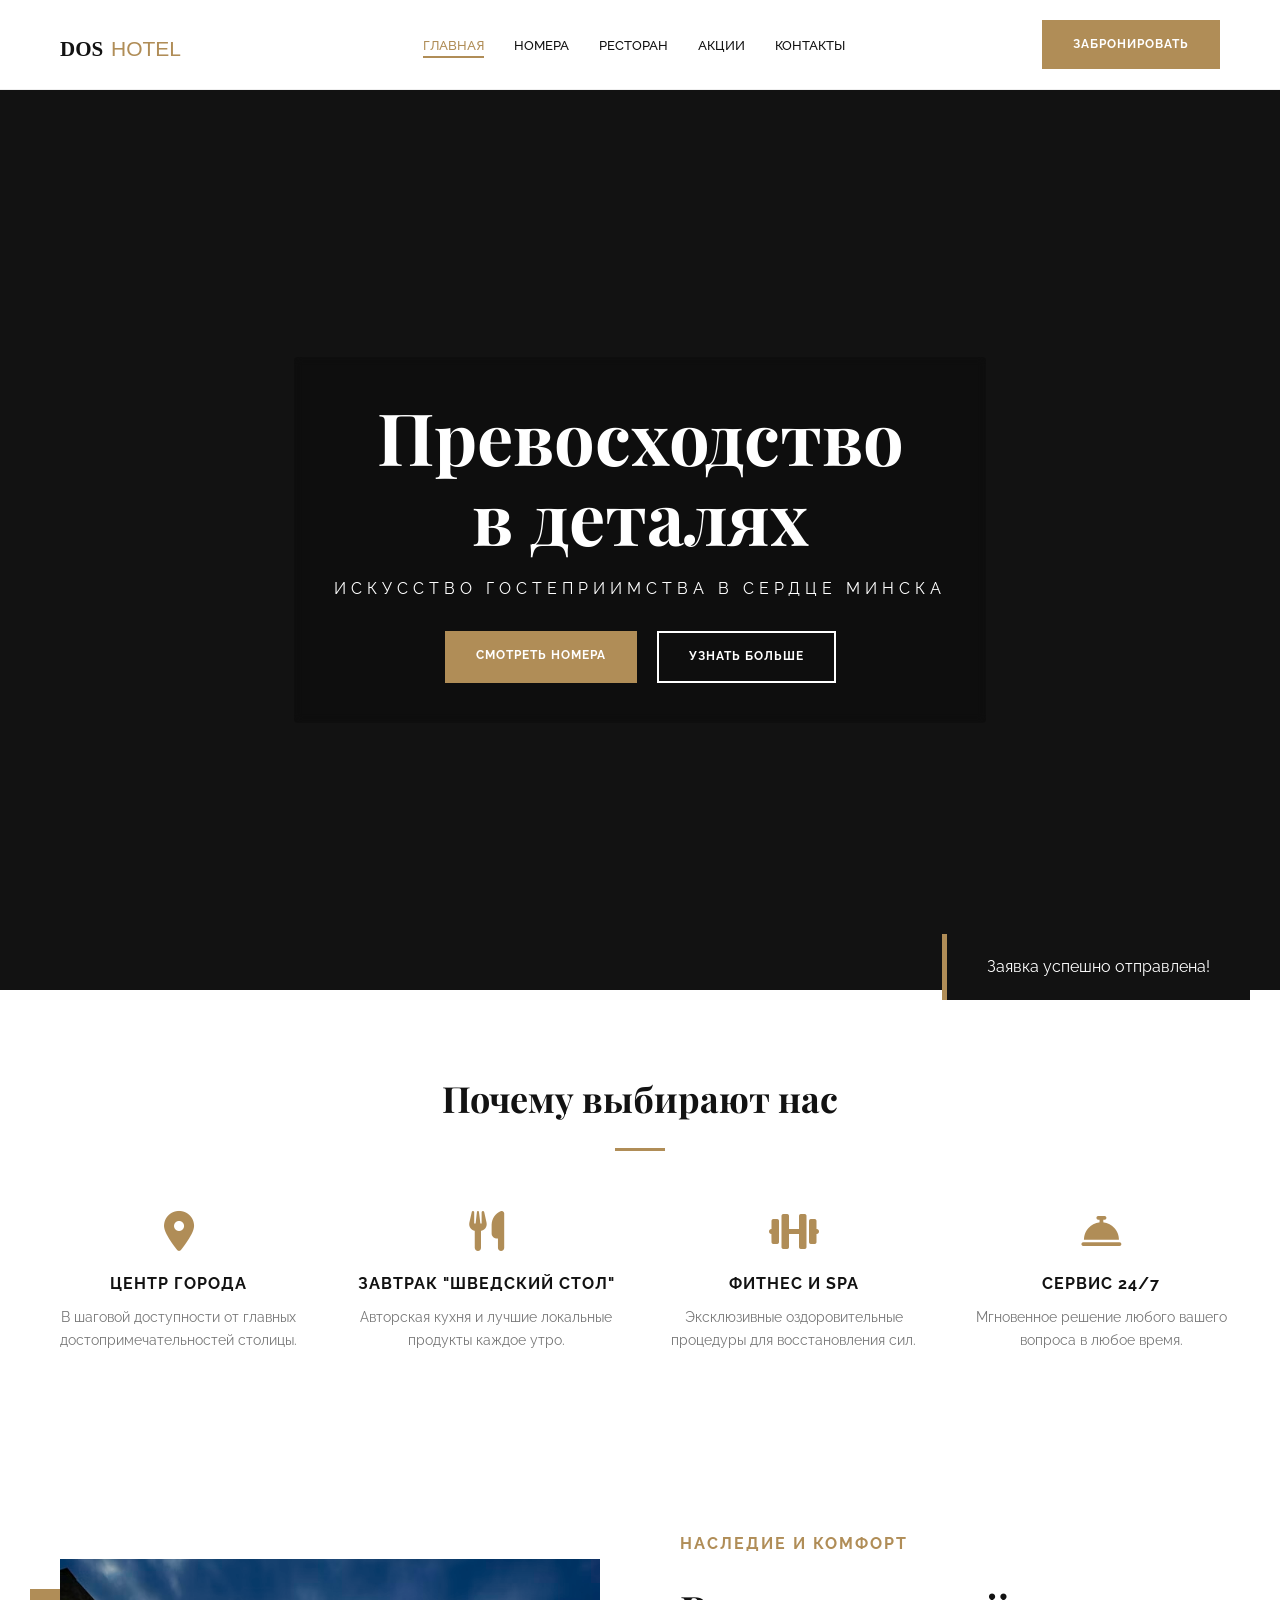
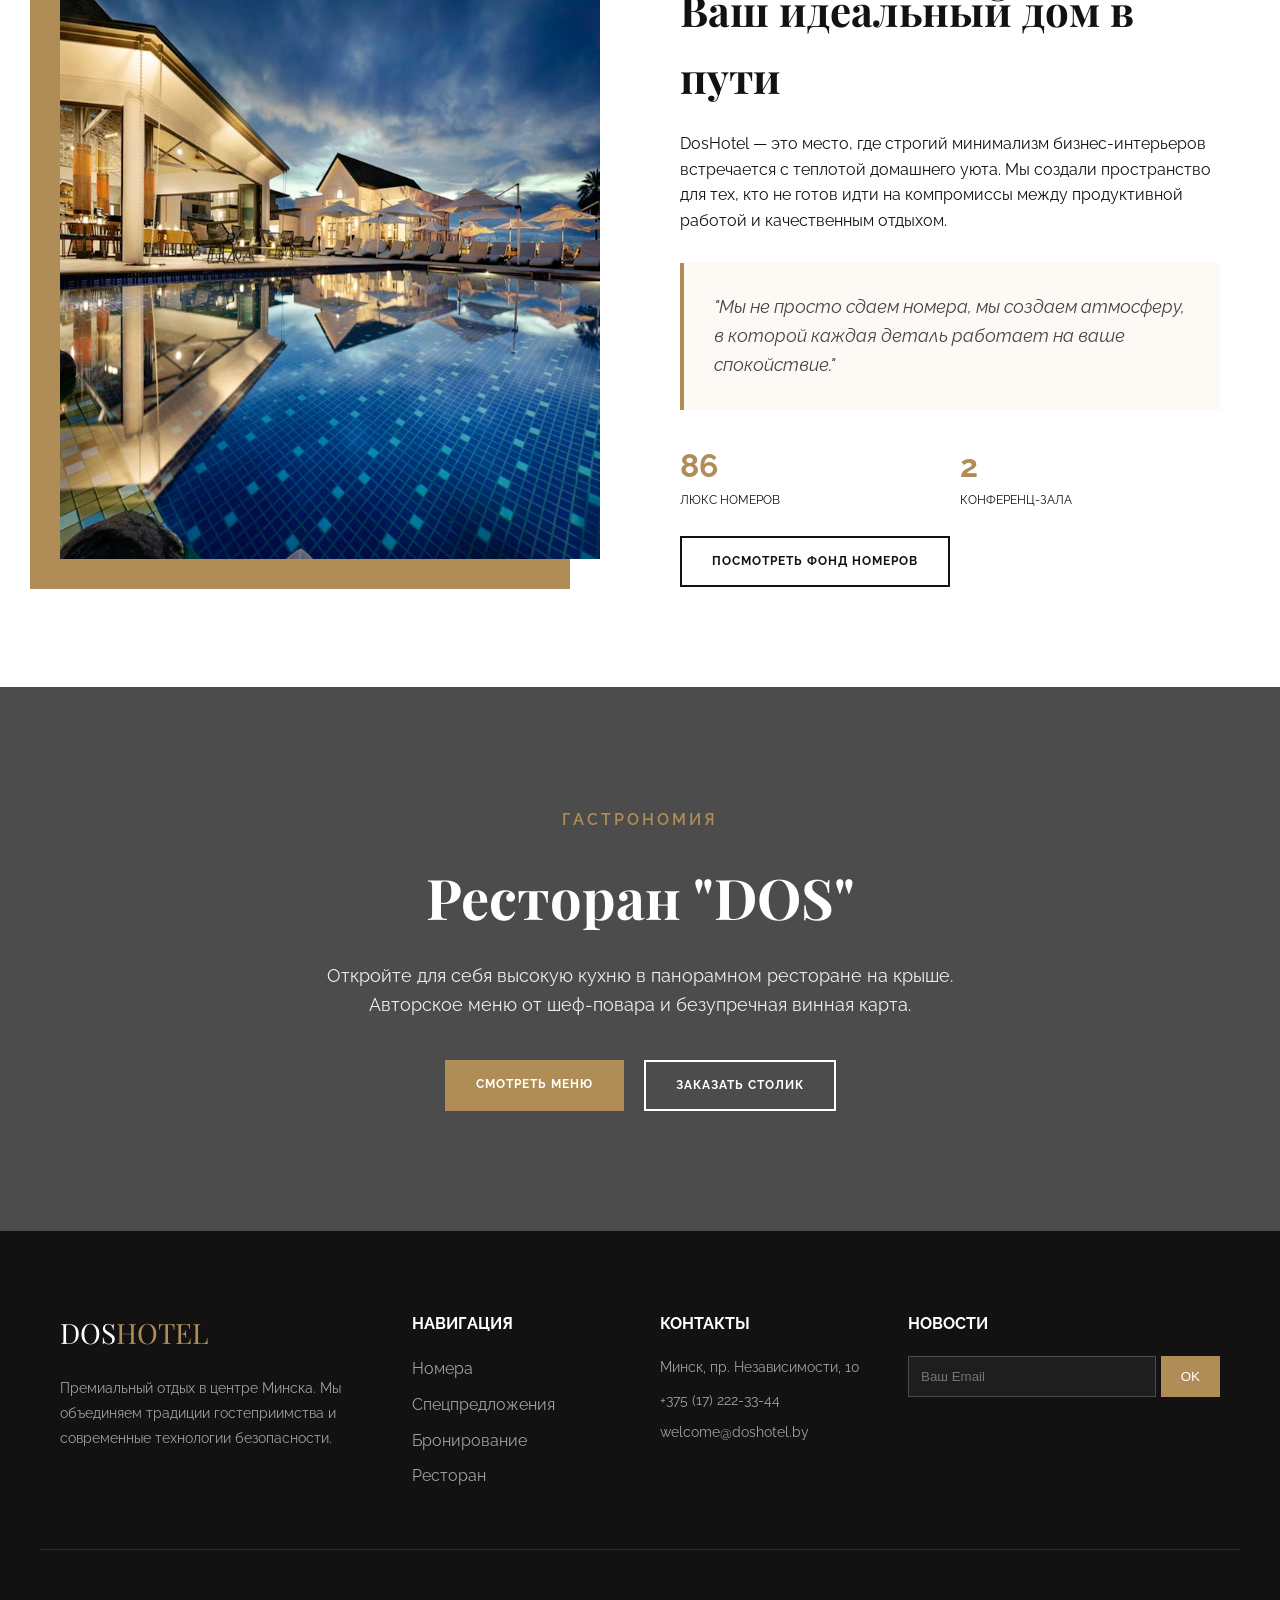
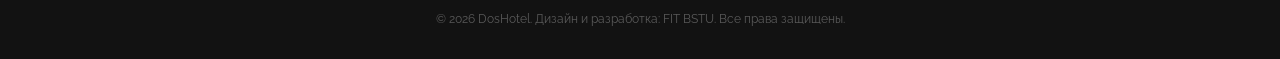
<file: index.html>
<!DOCTYPE html>
<html lang="ru">

<head>
    <meta charset="UTF-8">
    <meta name="viewport" content="width=device-width, initial-scale=1.0">
    <title>DosHotel | Официальный сайт</title>
    <link rel="stylesheet" href="style.css">
    <link rel="stylesheet" href="https://cdnjs.cloudflare.com/ajax/libs/font-awesome/6.0.0/css/all.min.css">
</head>

<body>

    <header class="main-header">
    <div class="container nav-flex">
        <a href="index.html" class="logo">
            <img src="logo.svg" alt="DosHotel" style="height: 30px; width: auto; vertical-align: middle;">
        </a>
        <nav>
            <ul class="nav-menu">
                <li><a href="index.html">Главная</a></li>
                <li><a href="rooms.html">Номера</a></li>
                <li><a href="restaurant.html">Ресторан</a></li>
                <li><a href="offers.html">Акции</a></li>
                <li><a href="contacts.html">Контакты</a></li>
            </ul>
        </nav>
        <a href="booking.html" class="btn btn-gold">Забронировать</a>
        <button class="burger" type="button" aria-label="Открыть меню">
            <span></span>
            <span></span>
            <span></span>
        </button>
    </div>
</header>

    <section class="hero-slider">
        <div class="slide"></div>
        <div class="slide"></div>
        <div class="slide"></div>
        <div class="slide"></div>

        <div class="hero-content">
            <div class="container"
                style="background: rgba(0,0,0,0.2); padding: 40px; backdrop-filter: blur(4px); border-radius: 4px;">
                <h1 style="font-family: 'Playfair Display'; font-size: 72px; line-height: 1.1;">Превосходство <br> в
                    деталях</h1>
                <p style="letter-spacing: 5px; text-transform: uppercase; margin: 20px 0;">Искусство гостеприимства в
                    сердце Минска</p>
                <div style="margin-top: 30px; display: flex; gap: 20px; justify-content: center;">
                    <a href="rooms.html" class="btn btn-gold">Смотреть номера</a>
                    <a href="#about" class="btn btn-outline" style="color: white; border-color: white;">Узнать
                        больше</a>
                </div>
            </div>
        </div>
    </section>

    <section class="features container">
        <div style="text-align: center; margin-bottom: 60px;">
            <h2 style="font-family: 'Playfair Display'; font-size: 36px;">Почему выбирают нас</h2>
            <div style="width: 50px; height: 3px; background: #b08d57; margin: 20px auto;"></div>
        </div>
        <div class="features-grid">
            <div class="feature-item">
                <i class="fas fa-map-marker-alt"></i>
                <h4>Центр города</h4>
                <p>В шаговой доступности от главных достопримечательностей столицы.</p>
            </div>
            <div class="feature-item">
                <i class="fas fa-utensils"></i>
                <h4>Завтрак "Шведский стол"</h4>
                <p>Авторская кухня и лучшие локальные продукты каждое утро.</p>
            </div>
            <div class="feature-item">
                <i class="fas fa-dumbbell"></i>
                <h4>Фитнес и SPA</h4>
                <p>Эксклюзивные оздоровительные процедуры для восстановления сил.</p>
            </div>
            <div class="feature-item">
                <i class="fas fa-concierge-bell"></i>
                <h4>Сервис 24/7</h4>
                <p>Мгновенное решение любого вашего вопроса в любое время.</p>
            </div>
        </div>
    </section>

    <section id="about" class="hotel-story" style="padding: 100px 0; background: #fff;">
        <div class="container">
            <div class="story-grid"
                style="display: grid; grid-template-columns: 1fr 1fr; gap: 80px; align-items: center;">
                <div class="about-img"
                    style="height: 600px; background: url(img/index1.png) center/cover; box-shadow: -30px 30px 0 #b08d57;">
                </div>
                <div class="story-text">
                    <span style="color: #b08d57; font-weight: 700; letter-spacing: 2px;">НАСЛЕДИЕ И КОМФОРТ</span>
                    <h2 style="font-family: 'Playfair Display'; font-size: 42px; margin: 20px 0;">Ваш идеальный дом в
                        пути</h2>
                    <p>DosHotel — это место, где строгий минимализм бизнес-интерьеров встречается с теплотой домашнего
                        уюта. Мы создали пространство для тех, кто не готов идти на компромиссы между продуктивной
                        работой и качественным отдыхом.</p>

                    <div style="margin: 30px 0; padding: 30px; background: #fdfaf5; border-left: 4px solid #b08d57;">
                        <p style="font-style: italic; font-size: 18px; color: #444;">"Мы не просто сдаем номера, мы
                            создаем атмосферу, в которой каждая деталь работает на ваше спокойствие."</p>
                    </div>

                    <div class="stats-grid" style="display: grid; grid-template-columns: 1fr 1fr; gap: 20px;">
                        <div>
                            <h3 style="color: #b08d57; font-size: 32px;">86</h3>
                            <p style="font-size: 12px; text-transform: uppercase;">Люкс номеров</p>
                        </div>
                        <div>
                            <h3 style="color: #b08d57; font-size: 32px;">2</h3>
                            <p style="font-size: 12px; text-transform: uppercase;">Конференц-зала</p>
                        </div>
                    </div>
                    <br>
                    <a href="rooms.html" class="btn btn-outline">Посмотреть фонд номеров</a>
                </div>
            </div>
        </div>
    </section>

    <section class="home-restaurant"
        style="padding: 120px 0; background: linear-gradient(rgba(0,0,0,0.7), rgba(0,0,0,0.7)), url(img/index2.png) center/cover fixed; color: white; text-align: center;">
        <div class="container">
            <span
                style="color: #b08d57; text-transform: uppercase; letter-spacing: 3px; font-weight: 600;">Гастрономия</span>
            <h2 style="font-family: 'Playfair Display'; font-size: 56px; margin: 20px 0;">Ресторан "DOS"</h2>
            <p style="max-width: 700px; margin: 0 auto 40px; opacity: 0.9; font-size: 18px;">
                Откройте для себя высокую кухню в панорамном ресторане на крыше. Авторское меню от шеф-повара и
                безупречная винная карта.
            </p>
            <div style="display: flex; gap: 20px; justify-content: center;">
                <a href="restaurant.html" class="btn btn-gold">Смотреть меню</a>
                <a href="contacts.html" class="btn btn-outline" style="border-color: white; color: white;">Заказать
                    столик</a>
            </div>
        </div>
    </section>

    <footer class="main-footer">
        <div class="container footer-grid">
            <div>
                <a href="#" class="logo" style="color: white;">DOS<span>HOTEL</span></a>
                <p style="margin-top: 20px; font-size: 14px; line-height: 1.8;">Премиальный отдых в центре Минска. Мы
                    объединяем традиции гостеприимства и современные технологии безопасности.</p>
            </div>
            <div>
                <h4>Навигация</h4>
                <ul>
                    <li><a href="rooms.html">Номера</a></li>
                    <li><a href="offers.html">Спецпредложения</a></li>
                    <li><a href="booking.html">Бронирование</a></li>
                    <li><a href="restaurant.html">Ресторан</a></li>
                </ul>
            </div>
            <div>
                <h4>Контакты</h4>
                <p style="font-size: 14px; margin-bottom: 10px;">Минск, пр. Независимости, 10</p>
                <p style="font-size: 14px; margin-bottom: 10px;">+375 (17) 222-33-44</p>
                <p style="font-size: 14px;">welcome@doshotel.by</p>
            </div>
            <div>
                <h4>Новости</h4>
                <form style="margin-top: 15px; display: flex; gap: 5px;">
                    <input type="email" placeholder="Ваш Email"
                        style="background: rgba(255,255,255,0.05); border: 1px solid rgba(255,255,255,0.2); padding: 12px; color: white; flex: 1;">
                    <button class="btn-gold" style="padding: 12px 20px; cursor: pointer; border: none;">OK</button>
                </form>
            </div>
        </div>
        <div class="container" style="text-align: center; margin-top: 60px; font-size: 12px; opacity: 0.5;">
            &copy; 2026 DosHotel. Дизайн и разработка: FIT BSTU. Все права защищены.
        </div>
    </footer>

    <div id="toast" class="toast">Заявка успешно отправлена!</div>
    <script src="script.js"></script>
</body>

</html>
</file>
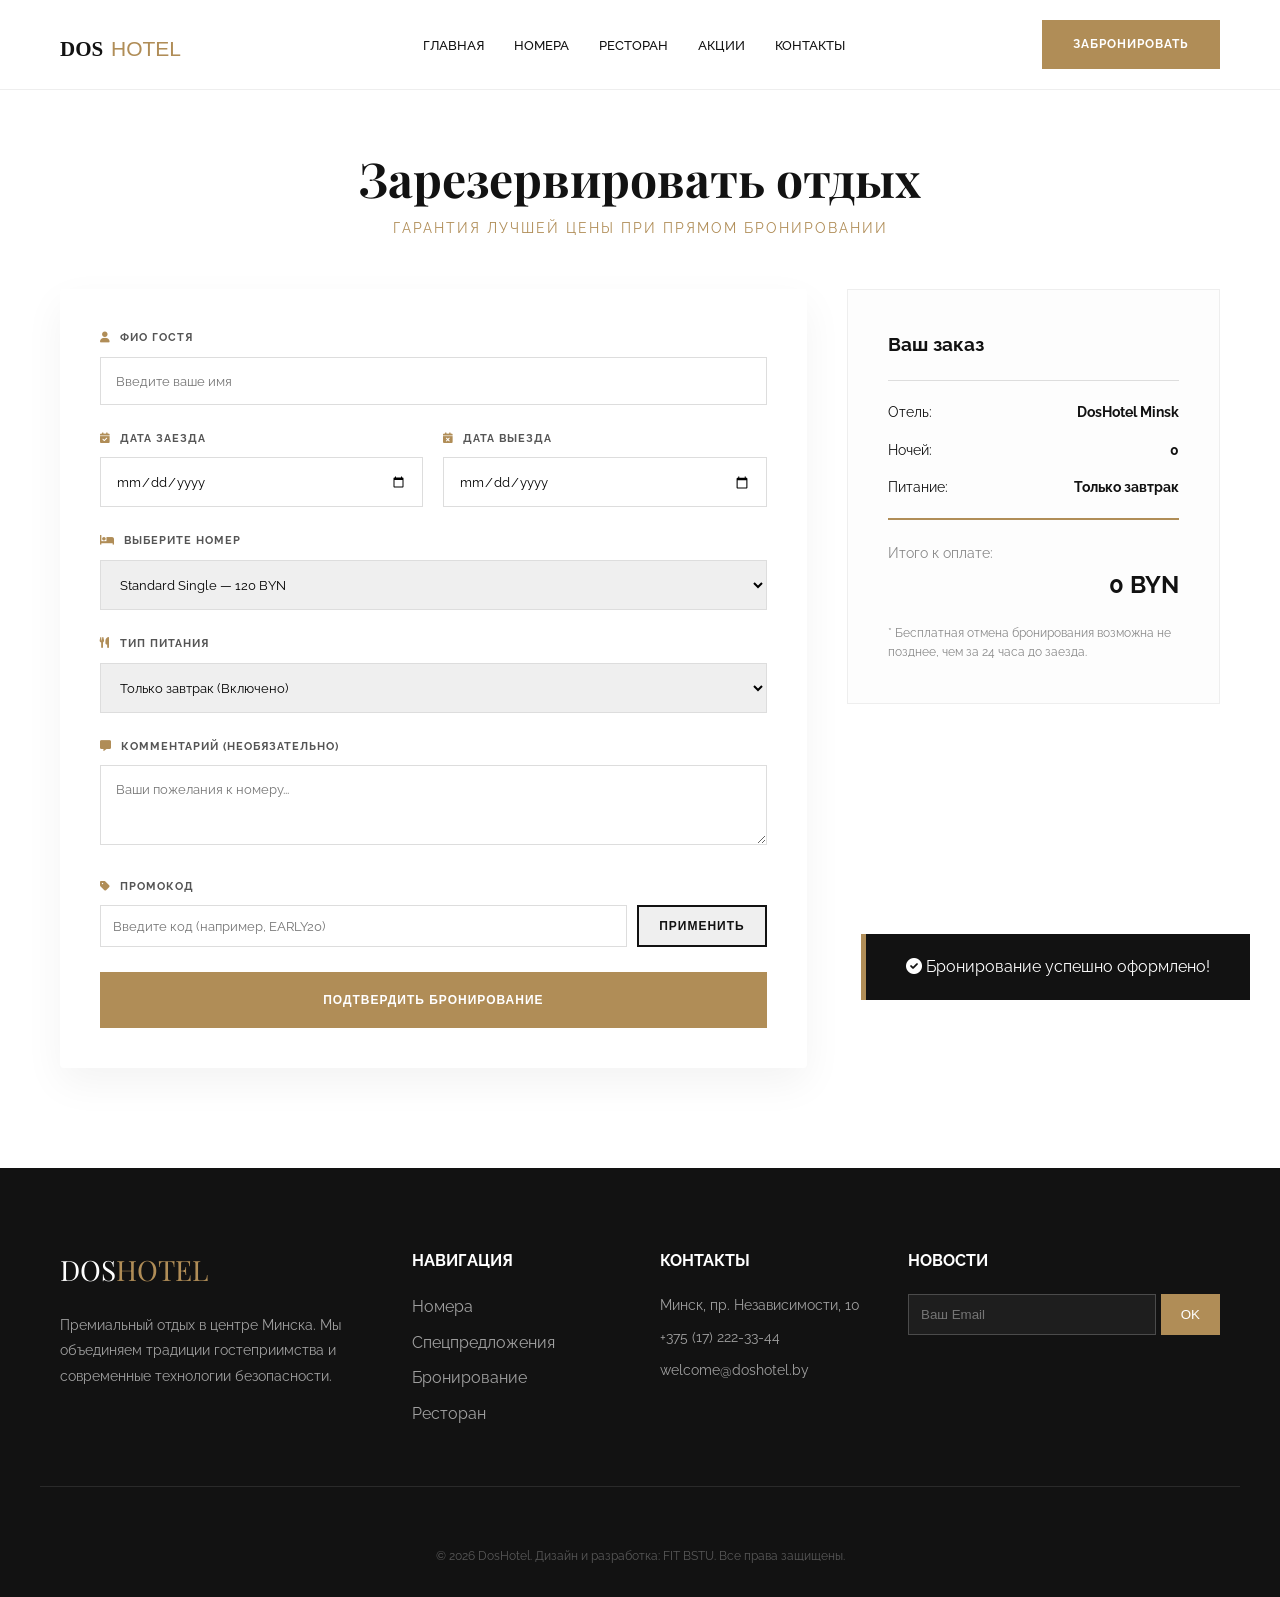
<file: booking.html>
<!DOCTYPE html>
<html lang="ru">

<head>
    <meta charset="UTF-8">
    <meta name="viewport" content="width=device-width, initial-scale=1.0">
    <title>Бронирование | DosHotel — Официальный сайт</title>
    <link rel="stylesheet" href="style.css">
    <link rel="stylesheet" href="https://cdnjs.cloudflare.com/ajax/libs/font-awesome/6.0.0/css/all.min.css">
</head>

<body class="page-sticky-footer">

    <header class="main-header">
        <div class="container nav-flex">
            <a href="index.html" class="logo">
                <img src="logo.svg" alt="DosHotel" style="height: 30px; width: auto; vertical-align: middle;">
            </a>
            <nav>
                <ul class="nav-menu">
                    <li><a href="index.html">Главная</a></li>
                    <li><a href="rooms.html">Номера</a></li>
                    <li><a href="restaurant.html">Ресторан</a></li>
                    <li><a href="offers.html">Акции</a></li>
                    <li><a href="contacts.html">Контакты</a></li>
                </ul>
            </nav>
            <a href="booking.html" class="btn btn-gold">Забронировать</a>
            <button class="burger" type="button" aria-label="Открыть меню">
                <span></span>
                <span></span>
                <span></span>
            </button>
        </div>
    </header>

    <main class="booking-page">
        <div class="container">
            <div class="booking-header" style="text-align: center; margin-bottom: 50px; padding-top: 50px;">
                <h1 style="font-family: 'Playfair Display'; font-size: 48px;">Зарезервировать отдых</h1>
                <p style="color: #b08d57; letter-spacing: 2px; text-transform: uppercase; font-size: 14px;">Гарантия
                    лучшей цены при прямом бронировании</p>
            </div>

            <div class="booking-wrapper">
                <div class="form-container">
                    <form id="bookingForm">
                        <div class="form-group">
                            <label><i class="fas fa-user"></i> ФИО Гостя</label>
                            <input type="text" placeholder="Введите ваше имя" required>
                        </div>

                        <div style="display: grid; grid-template-columns: 1fr 1fr; gap: 20px;">
                            <div class="form-group">
                                <label><i class="fas fa-calendar-check"></i> Дата заезда</label>
                                <input type="date" id="checkIn" required>
                            </div>
                            <div class="form-group">
                                <label><i class="fas fa-calendar-times"></i> Дата выезда</label>
                                <input type="date" id="checkOut" required>
                            </div>
                        </div>

                        <div class="form-group">
                            <label><i class="fas fa-bed"></i> Выберите номер</label>
                            <select id="roomType" style="width: 100%; padding: 15px; border: 1px solid #ddd;">
                                <option value="120">Standard Single — 120 BYN</option>
                                <option value="180">Superior Double — 180 BYN</option>
                                <option value="250">Business Studio — 250 BYN</option>
                                <option value="350">Family Suite — 350 BYN</option>
                                <option value="500">Loft Apartment — 500 BYN</option>
                                <option value="950">Royal Lux — 950 BYN</option>
                            </select>
                        </div>

                        <div class="form-group">
                            <label><i class="fas fa-utensils"></i> Тип питания</label>
                            <select id="mealType" style="width: 100%; padding: 15px; border: 1px solid #ddd;">
                                <option value="0">Только завтрак (Включено)</option>
                                <option value="40">Полупансион (Завтрак + Ужин) — 40 BYN/день</option>
                                <option value="75">Полный пансион (3-х разовое) — 75 BYN/день</option>
                                <option value="120">All Inclusive — 120 BYN/день</option>
                            </select>
                        </div>

                        <div class="form-group">
                            <label><i class="fas fa-comment-alt"></i> Комментарий (необязательно)</label>
                            <textarea rows="3" placeholder="Ваши пожелания к номеру..."></textarea>
                        </div>

                        <div class="form-group">
                            <label><i class="fas fa-tag"></i> Промокод</label>
                            <div style="display: flex; gap: 10px;">
                                <input type="text" id="promoCode" placeholder="Введите код (например, EARLY20)"
                                    style="flex: 1; padding: 12px; border: 1px solid #ddd;">
                                <button type="button" id="applyPromo" class="btn btn-outline"
                                    style="padding: 10px 20px;">Применить</button>
                            </div>
                            <small id="promoMessage" style="display: block; margin-top: 5px; font-size: 12px;"></small>
                        </div>

                        <button type="submit" class="btn btn-gold" style="width: 100%; padding: 20px;">
                            Подтвердить бронирование
                        </button>
                    </form>
                </div>

                <aside class="booking-summary">
                    <h3>Ваш заказ</h3>
                    <hr style="border: none; border-top: 1px solid #ddd; margin: 20px 0;">

                    <div class="summary-item">
                        <span>Отель:</span>
                        <strong>DosHotel Minsk</strong>
                    </div>
                    <div class="summary-item">
                        <span>Ночей:</span>
                        <strong id="nightsCount">0</strong>
                    </div>
                    <div class="summary-item">
                        <span>Питание:</span>
                        <strong id="mealSummary">Только завтрак</strong>
                    </div>

                    <div class="summary-item" id="discountItem"
                        style="display: none; color: #e74c3c; margin-top: 10px;">
                        <span>Скидка:</span>
                        <strong id="discountValue">0 BYN</strong>
                    </div>

                    <div class="total-price-block"
                        style="margin-top: 20px; padding-top: 20px; border-top: 2px solid #b08d57;">
                        <span>Итого к оплате:</span>
                        <div style="display: flex; flex-direction: column; align-items: flex-end;">
                            <del id="oldPrice"
                                style="color: #888; font-size: 16px; display: none; margin-bottom: 5px;">0 BYN</del>
                            <h2 id="totalPrice" style="margin: 0;">0 BYN</h2>
                        </div>
                    </div>

                    <p style="font-size: 12px; color: #888; margin-top: 20px;">
                        * Бесплатная отмена бронирования возможна не позднее, чем за 24 часа до заезда.
                    </p>
                </aside>
            </div>
        </div>
    </main>

    <div id="toast" class="toast">
        <i class="fas fa-check-circle"></i> Бронирование успешно оформлено!
    </div>

    <footer class="main-footer">
        <div class="container footer-grid">
            <div>
                <a href="#" class="logo" style="color: white;">DOS<span>HOTEL</span></a>
                <p style="margin-top: 20px; font-size: 14px; line-height: 1.8;">Премиальный отдых в центре Минска. Мы
                    объединяем традиции гостеприимства и современные технологии безопасности.</p>
            </div>
            <div>
                <h4>Навигация</h4>
                <ul>
                    <li><a href="rooms.html">Номера</a></li>
                    <li><a href="offers.html">Спецпредложения</a></li>
                    <li><a href="booking.html">Бронирование</a></li>
                    <li><a href="restaurant.html">Ресторан</a></li>
                </ul>
            </div>
            <div>
                <h4>Контакты</h4>
                <p style="font-size: 14px; margin-bottom: 10px;">Минск, пр. Независимости, 10</p>
                <p style="font-size: 14px; margin-bottom: 10px;">+375 (17) 222-33-44</p>
                <p style="font-size: 14px;">welcome@doshotel.by</p>
            </div>
            <div>
                <h4>Новости</h4>
                <form id="subscribeForm" style="margin-top: 15px; display: flex; gap: 5px;">
                    <input type="email" placeholder="Ваш Email" required
                        style="background: rgba(255,255,255,0.05); border: 1px solid rgba(255,255,255,0.2); padding: 12px; color: white; flex: 1;">
                    <button type="submit" class="btn-gold"
                        style="padding: 12px 20px; cursor: pointer; border: none;">OK</button>
                </form>
            </div>
        </div>
        <div class="container" style="text-align: center; margin-top: 60px; font-size: 12px; opacity: 0.5;">
            &copy; 2026 DosHotel. Дизайн и разработка: FIT BSTU. Все права защищены.
        </div>
    </footer>

    <script src="script.js"></script>
</body>

</html>
</file>
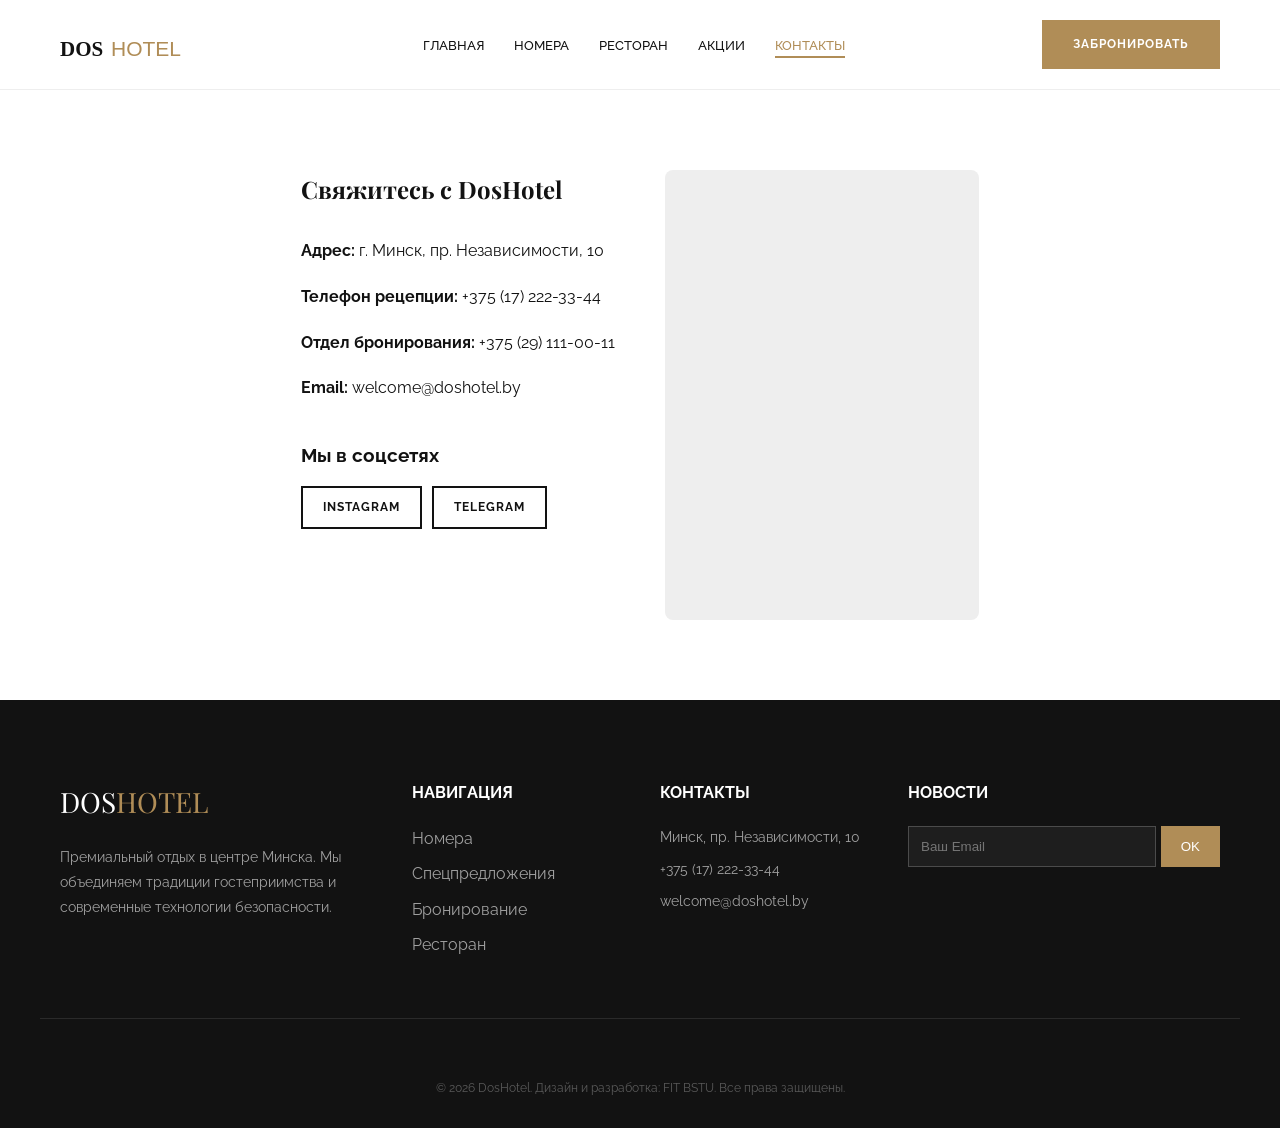
<file: contacts.html>
<!DOCTYPE html>
<html lang="ru">

<head>
    <meta charset="UTF-8">
    <meta name="viewport" content="width=device-width, initial-scale=1.0">
    <title>Контакты | DosHotel</title>
    <link rel="stylesheet" href="style.css">
</head>

<body class="page-sticky-footer">

    <header class="main-header">
        <div class="container nav-flex">
            <a href="index.html" class="logo">
                <img src="logo.svg" alt="DosHotel" style="height: 30px; width: auto; vertical-align: middle;">
            </a>
            <nav>
                <ul class="nav-menu">
                    <li><a href="index.html">Главная</a></li>
                    <li><a href="rooms.html">Номера</a></li>
                    <li><a href="restaurant.html">Ресторан</a></li>
                    <li><a href="offers.html">Акции</a></li>
                    <li><a href="contacts.html" class="active">Контакты</a></li>
                </ul>
            </nav>
            <a href="booking.html" class="btn btn-gold ">Забронировать</a>
            <button class="burger" type="button" aria-label="Открыть меню">
                <span></span>
                <span></span>
                <span></span>
            </button>
        </div>
    </header>

    <section class="container page-main-content" style="padding: 80px 0;">
        <div style="display:grid; grid-template-columns: 1fr 1fr; gap: 50px;">
            <div>
                <h1 style="font-family: 'Playfair Display'; margin-bottom: 30px;">Свяжитесь с DosHotel</h1>
                <p style="margin-bottom: 20px;"><strong>Адрес:</strong> г. Минск, пр. Независимости, 10</p>
                <p style="margin-bottom: 20px;"><strong>Телефон рецепции:</strong> +375 (17) 222-33-44</p>
                <p style="margin-bottom: 20px;"><strong>Отдел бронирования:</strong> +375 (29) 111-00-11</p>
                <p style="margin-bottom: 40px;"><strong>Email:</strong> welcome@doshotel.by</p>

                <h3>Мы в соцсетях</h3>
                <div style="display:flex; gap: 10px; margin-top: 15px;">
                    <a href="#" class="btn btn-outline social-link-btn" style="padding: 10px 20px;">Instagram</a>
                    <a href="#" class="btn btn-outline social-link-btn" style="padding: 10px 20px;">Telegram</a>
                </div>
            </div>
            <div style="background: #eee; height: 450px; border-radius: 8px; overflow: hidden;">
                <iframe src="https://yandex.ru/map-widget/v1/?ll=27.548483%2C53.896399&z=17" width="100%" height="100%"
                    frameborder="0"></iframe>
            </div>
        </div>
    </section>
    <footer class="main-footer">
        <div class="container footer-grid">
            <div>
                <a href="#" class="logo" style="color: white;">DOS<span>HOTEL</span></a>
                <p style="margin-top: 20px; font-size: 14px; line-height: 1.8;">Премиальный отдых в центре Минска. Мы
                    объединяем традиции гостеприимства и современные технологии безопасности.</p>
            </div>
            <div>
                <h4>Навигация</h4>
                <ul>
                    <li><a href="rooms.html">Номера</a></li>
                    <li><a href="offers.html">Спецпредложения</a></li>
                    <li><a href="booking.html">Бронирование</a></li>
                    <li><a href="restaurant.html">Ресторан</a></li>
                </ul>
            </div>
            <div>
                <h4>Контакты</h4>
                <p style="font-size: 14px; margin-bottom: 10px;">Минск, пр. Независимости, 10</p>
                <p style="font-size: 14px; margin-bottom: 10px;">+375 (17) 222-33-44</p>
                <p style="font-size: 14px;">welcome@doshotel.by</p>
            </div>
            <div>
                <h4>Новости</h4>
                <form style="margin-top: 15px; display: flex; gap: 5px;">
                    <input type="email" placeholder="Ваш Email"
                        style="background: rgba(255,255,255,0.05); border: 1px solid rgba(255,255,255,0.2); padding: 12px; color: white; flex: 1;">
                    <button class="btn-gold" style="padding: 12px 20px; cursor: pointer; border: none;">OK</button>
                </form>
            </div>
        </div>
        <div class="container" style="text-align: center; margin-top: 60px; font-size: 12px; opacity: 0.5;">
            &copy; 2026 DosHotel. Дизайн и разработка: FIT BSTU. Все права защищены.
        </div>
    </footer>
    <script src="script.js"></script>
</body>

</html>
</file>
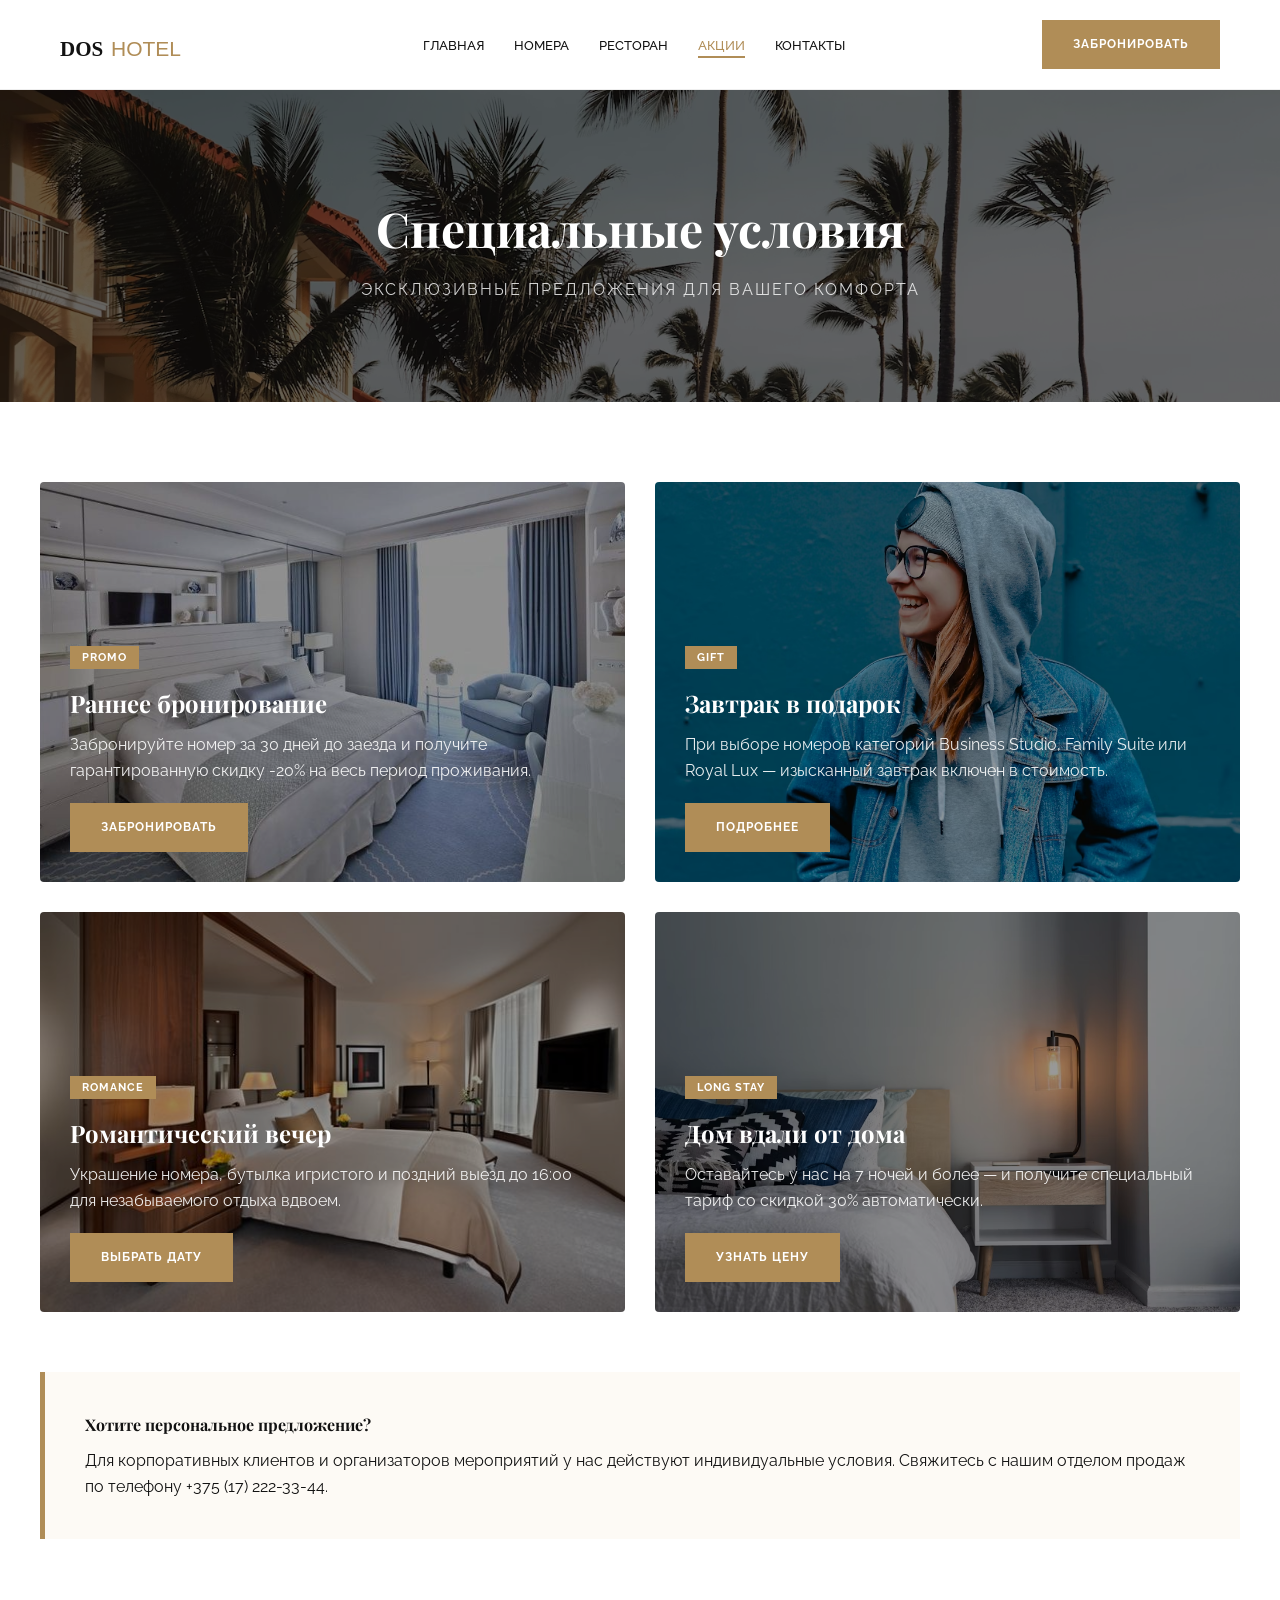
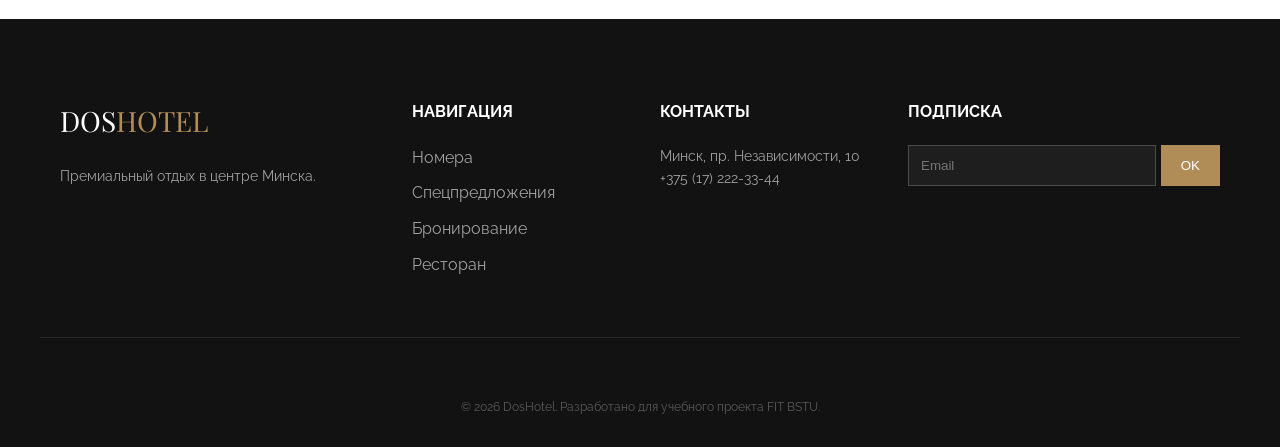
<file: offers.html>
<!DOCTYPE html>
<html lang="ru">

<head>
    <meta charset="UTF-8">
    <meta name="viewport" content="width=device-width, initial-scale=1.0">
    <title>Спецпредложения | DosHotel</title>
    <link rel="stylesheet" href="style.css">
    <link rel="stylesheet" href="https://cdnjs.cloudflare.com/ajax/libs/font-awesome/6.0.0/css/all.min.css">
</head>

<body>
    <header class="main-header">
        <div class="container nav-flex">
            <a href="index.html" class="logo">
                <img src="logo.svg" alt="DosHotel" style="height: 30px; width: auto; vertical-align: middle;">
            </a>
            <nav>
                <ul class="nav-menu">
                    <li><a href="index.html">Главная</a></li>
                    <li><a href="rooms.html">Номера</a></li>
                    <li><a href="restaurant.html">Ресторан</a></li>
                    <li><a href="offers.html" class="active">Акции</a></li>
                    <li><a href="contacts.html">Контакты</a></li>
                </ul>
            </nav>
            <a href="booking.html" class="btn btn-gold ">Забронировать</a>
            <button class="burger" type="button" aria-label="Открыть меню">
                <span></span>
                <span></span>
                <span></span>
            </button>
        </div>
    </header>

    <section
        style="background: linear-gradient(rgba(0,0,0,0.6), rgba(0,0,0,0.6)), url(img/11.png) center/cover; padding: 100px 0; color: white; text-align: center;">
        <div class="container">
            <h1 style="font-family: 'Playfair Display'; font-size: 48px; margin-bottom: 10px;">Специальные условия</h1>
            <p style="letter-spacing: 2px; text-transform: uppercase; opacity: 0.8;">Эксклюзивные предложения для вашего
                комфорта</p>
        </div>
    </section>

    <section class="container" style="padding: 80px 0;">
        <div style="display: grid; grid-template-columns: repeat(auto-fit, minmax(450px, 1fr)); gap: 30px;">

            <div style="position: relative; height: 400px; overflow: hidden; border-radius: 4px;">
                <img src="img/5.png" style="width:100%; height:100%; object-fit:cover; filter: brightness(0.6);"
                    onerror="this.src='img/12.png'">
                <div style="position: absolute; bottom: 30px; left: 30px; color: white; right: 30px;">
                    <span
                        style="background: #b08d57; padding: 5px 12px; font-size: 11px; font-weight: 700; letter-spacing: 1px;">PROMO</span>
                    <h2 style="font-family: 'Playfair Display'; margin: 15px 0 10px;">Раннее бронирование</h2>
                    <p style="margin-bottom: 20px; opacity: 0.9;">Забронируйте номер за 30 дней до заезда и получите
                        гарантированную скидку -20% на весь период проживания.</p>
                    <a href="booking.html?promo=EARLY20" class="btn btn-gold">Забронировать</a>
                </div>
            </div>

            <div style="position: relative; height: 400px; overflow: hidden; border-radius: 4px;">
                <img src="img/13.png" style="width:100%; height:100%; object-fit:cover; filter: brightness(0.6);">
                <div style="position: absolute; bottom: 30px; left: 30px; color: white; right: 30px;">
                    <span
                        style="background: #b08d57; padding: 5px 12px; font-size: 11px; font-weight: 700; letter-spacing: 1px;">GIFT</span>
                    <h2 style="font-family: 'Playfair Display'; margin: 15px 0 10px;">Завтрак в подарок</h2>
                    <p style="margin-bottom: 20px; opacity: 0.9;">При выборе номеров категорий Business Studio, Family
                        Suite или Royal Lux — изысканный завтрак включен в стоимость.</p>
                    <a href="booking.html" class="btn btn-gold">Подробнее</a>
                </div>
            </div>

            <div style="position: relative; height: 400px; overflow: hidden; border-radius: 4px;">
                <img src="img/6.png" style="width:100%; height:100%; object-fit:cover; filter: brightness(0.6);">
                <div style="position: absolute; bottom: 30px; left: 30px; color: white; right: 30px;">
                    <span
                        style="background: #b08d57; padding: 5px 12px; font-size: 11px; font-weight: 700; letter-spacing: 1px;">ROMANCE</span>
                    <h2 style="font-family: 'Playfair Display'; margin: 15px 0 10px;">Романтический вечер</h2>
                    <p style="margin-bottom: 20px; opacity: 0.9;">Украшение номера, бутылка игристого и поздний выезд до
                        16:00 для незабываемого отдыха вдвоем.</p>
                    <a href="booking.html?promo=ROMANCE" class="btn btn-gold">Выбрать дату</a>
                </div>
            </div>

            <div style="position: relative; height: 400px; overflow: hidden; border-radius: 4px;">
                <img src="img/14.png" style="width:100%; height:100%; object-fit:cover; filter: brightness(0.6);">
                <div style="position: absolute; bottom: 30px; left: 30px; color: white; right: 30px;">
                    <span
                        style="background: #b08d57; padding: 5px 12px; font-size: 11px; font-weight: 700; letter-spacing: 1px;">LONG
                        STAY</span>
                    <h2 style="font-family: 'Playfair Display'; margin: 15px 0 10px;">Дом вдали от дома</h2>
                    <p style="margin-bottom: 20px; opacity: 0.9;">Оставайтесь у нас на 7 ночей и более — и получите
                        специальный тариф со скидкой 30% автоматически.</p>
                    <a href="booking.html" class="btn btn-gold">Узнать цену</a>
                </div>
            </div>
        </div>

        <div style="margin-top: 60px; padding: 40px; background: #fdfaf5; border-left: 5px solid #b08d57;">
            <h4 style="font-family: 'Playfair Display'; margin-bottom: 10px;">Хотите персональное предложение?</h4>
            <p>Для корпоративных клиентов и организаторов мероприятий у нас действуют индивидуальные условия. Свяжитесь
                с нашим отделом продаж по телефону +375 (17) 222-33-44.</p>
        </div>
    </section>

    <footer class="main-footer">
        <div class="container footer-grid">
            <div>
                <a href="#" class="logo" style="color: white;">DOS<span>HOTEL</span></a>
                <p style="margin-top: 20px; font-size: 14px; line-height: 1.8;">Премиальный отдых в центре Минска.</p>
            </div>
            <div>
                <h4>Навигация</h4>
                <ul>
                    <li><a href="rooms.html">Номера</a></li>
                    <li><a href="offers.html">Спецпредложения</a></li>
                    <li><a href="booking.html">Бронирование</a></li>
                    <li><a href="restaurant.html">Ресторан</a></li>
                </ul>
            </div>
            <div>
                <h4>Контакты</h4>
                <p style="font-size: 14px;">Минск, пр. Независимости, 10</p>
                <p style="font-size: 14px;">+375 (17) 222-33-44</p>
            </div>
            <div>
                <h4>Подписка</h4>
                <form style="margin-top: 15px; display: flex; gap: 5px;">
                    <input type="email" placeholder="Email"
                        style="background: rgba(255,255,255,0.05); border: 1px solid rgba(255,255,255,0.2); padding: 12px; color: white; flex: 1;">
                    <button class="btn-gold" style="padding: 12px 20px; border: none;">OK</button>
                </form>
            </div>
        </div>
        <div class="container" style="text-align: center; margin-top: 60px; font-size: 12px; opacity: 0.5;">
            &copy; 2026 DosHotel. Разработано для учебного проекта FIT BSTU.
        </div>
    </footer>
    <script src="script.js"></script>
</body>

</html>
</file>
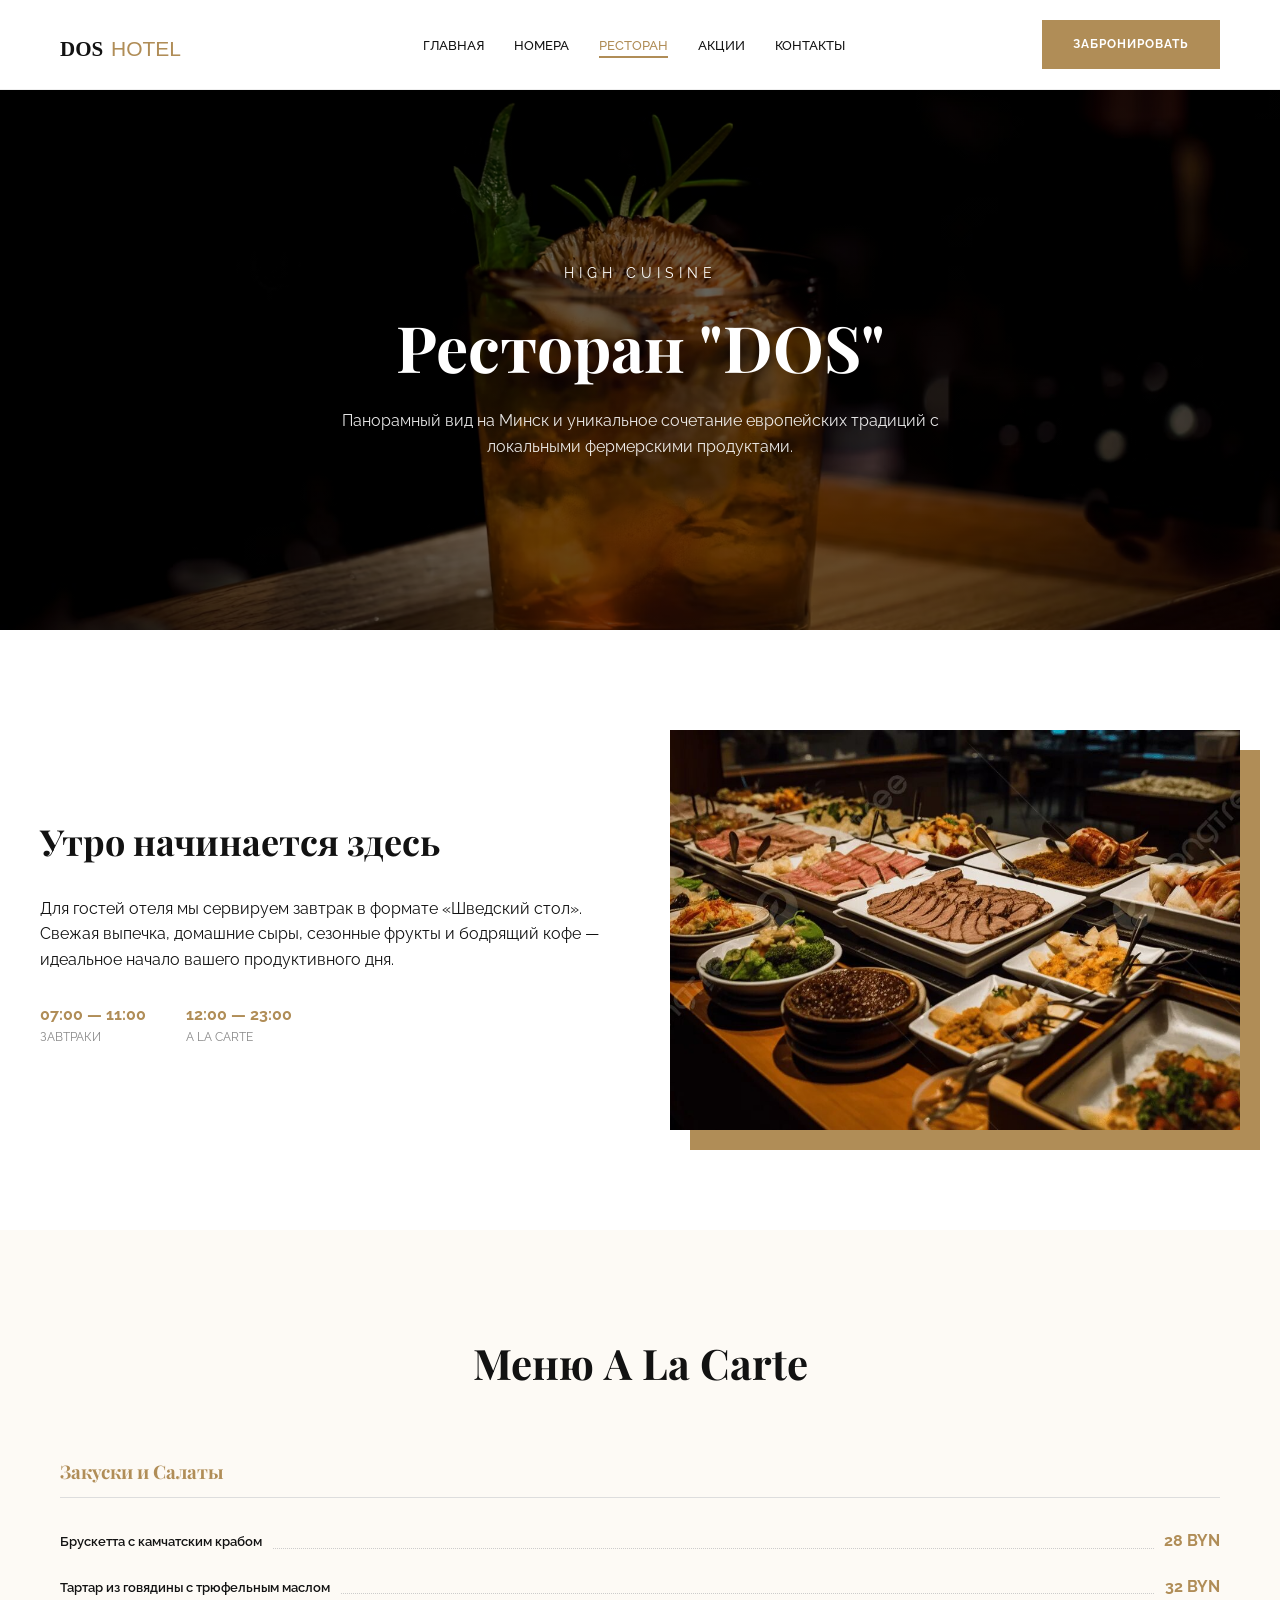
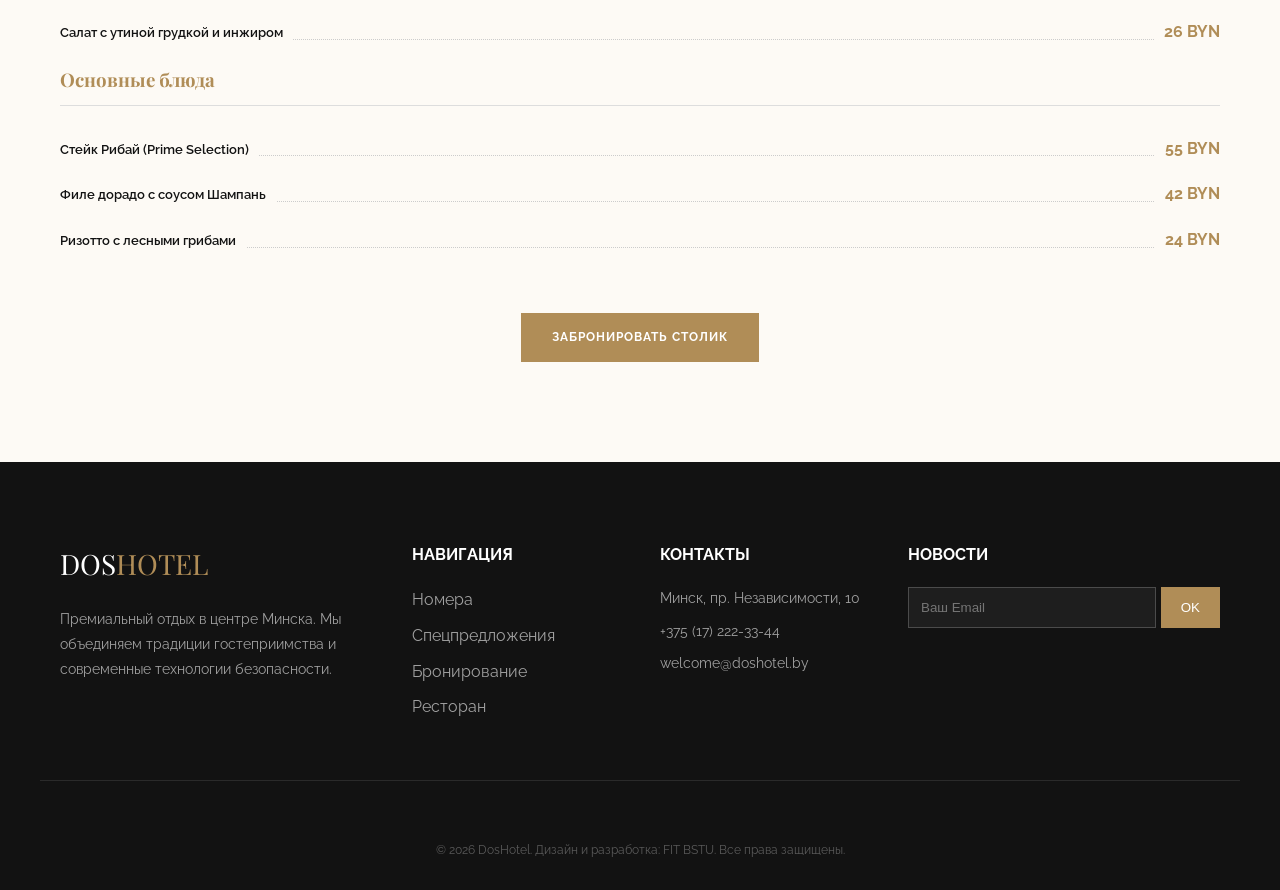
<file: restaurant.html>
<!DOCTYPE html>
<html lang="ru">

<head>
    <meta charset="UTF-8">
    <meta name="viewport" content="width=device-width, initial-scale=1.0">
    <title>Ресторан DOS | DosHotel Minsk</title>
    <link rel="stylesheet" href="style.css">
    <link rel="stylesheet" href="https://cdnjs.cloudflare.com/ajax/libs/font-awesome/6.0.0/css/all.min.css">
</head>

<body>
    <header class="main-header">
        <div class="container nav-flex">
            <a href="index.html" class="logo">
                <img src="logo.svg" alt="DosHotel" style="height: 30px; width: auto; vertical-align: middle;">
            </a>
            <nav>
                <ul class="nav-menu">
                    <li><a href="index.html">Главная</a></li>
                    <li><a href="rooms.html">Номера</a></li>
                    <li><a href="restaurant.html" class="active">Ресторан</a></li>
                    <li><a href="offers.html">Акции</a></li>
                    <li><a href="contacts.html">Контакты</a></li>
                </ul>
            </nav>
            <a href="booking.html" class="btn btn-gold ">Забронировать</a>
            <button class="burger" type="button" aria-label="Открыть меню">
                <span></span>
                <span></span>
                <span></span>
            </button>
        </div>
    </header>

    <section class="restaurant-hero">
        <div class="container" style="text-align: center; color: white;">
            <span style="letter-spacing: 5px; text-transform: uppercase; font-size: 14px;">High Cuisine</span>
            <h1 style="font-family: 'Playfair Display'; font-size: 64px; margin: 10px 0;">Ресторан "DOS"</h1>
            <p style="max-width: 600px; margin: 0 auto; opacity: 0.9;">Панорамный вид на Минск и уникальное сочетание
                европейских традиций с локальными фермерскими продуктами.</p>
        </div>
    </section>

    <section class="container" style="padding: 100px 0;">
        <div style="display: grid; grid-template-columns: 1fr 1fr; gap: 60px; align-items: center;">
            <div>
                <h2 style="font-family: 'Playfair Display'; font-size: 36px; margin-bottom: 25px;">Утро начинается здесь
                </h2>
                <p>Для гостей отеля мы сервируем завтрак в формате «Шведский стол». Свежая выпечка, домашние сыры,
                    сезонные фрукты и бодрящий кофе — идеальное начало вашего продуктивного дня.</p>
                <div style="margin-top: 30px; display: flex; gap: 40px;">
                    <div>
                        <h4 style="color: #b08d57;">07:00 — 11:00</h4>
                        <p style="font-size: 12px; color: #888;">ЗАВТРАКИ</p>
                    </div>
                    <div>
                        <h4 style="color: #b08d57;">12:00 — 23:00</h4>
                        <p style="font-size: 12px; color: #888;">A LA CARTE</p>
                    </div>
                </div>
            </div>
            <div style="height: 400px; background: url('img/7.png') center/cover; box-shadow: 20px 20px 0 #b08d57;">
            </div>
        </div>
    </section>

    <section style="background: #fdfaf5; padding: 100px 0;">
        <div class="container">
            <h2 style="font-family: 'Playfair Display'; text-align: center; margin-bottom: 60px; font-size: 42px;">Меню
                A La Carte</h2>

            <div class="menu-grid">
                <div>
                    <h3
                        style="font-family: 'Playfair Display'; color: #b08d57; margin-bottom: 30px; border-bottom: 1px solid #ddd; padding-bottom: 10px;">
                        Закуски и Салаты</h3>
                    <div class="menu-item">
                        <h5>Брускетта с камчатским крабом</h5>
                        <span class="price">28 BYN</span>
                    </div>
                    <div class="menu-item">
                        <h5>Тартар из говядины с трюфельным маслом</h5>
                        <span class="price">32 BYN</span>
                    </div>
                    <div class="menu-item">
                        <h5>Салат с утиной грудкой и инжиром</h5>
                        <span class="price">26 BYN</span>
                    </div>
                </div>

                <div>
                    <h3
                        style="font-family: 'Playfair Display'; color: #b08d57; margin-bottom: 30px; border-bottom: 1px solid #ddd; padding-bottom: 10px;">
                        Основные блюда</h3>
                    <div class="menu-item">
                        <h5>Стейк Рибай (Prime Selection)</h5>
                        <span class="price">55 BYN</span>
                    </div>
                    <div class="menu-item">
                        <h5>Филе дорадо с соусом Шампань</h5>
                        <span class="price">42 BYN</span>
                    </div>
                    <div class="menu-item">
                        <h5>Ризотто с лесными грибами</h5>
                        <span class="price">24 BYN</span>
                    </div>
                </div>
            </div>

            <div style="text-align: center; margin-top: 60px;">
                <a href="contacts.html" class="btn btn-gold">Забронировать столик</a>
            </div>
        </div>
    </section>

    <footer class="main-footer">
        <div class="container footer-grid">
            <div>
                <a href="#" class="logo" style="color: white;">DOS<span>HOTEL</span></a>
                <p style="margin-top: 20px; font-size: 14px; line-height: 1.8;">Премиальный отдых в центре Минска. Мы
                    объединяем традиции гостеприимства и современные технологии безопасности.</p>
            </div>
            <div>
                <h4>Навигация</h4>
                <ul>
                    <li><a href="rooms.html">Номера</a></li>
                    <li><a href="offers.html">Спецпредложения</a></li>
                    <li><a href="booking.html">Бронирование</a></li>
                    <li><a href="restaurant.html">Ресторан</a></li>
                </ul>
            </div>
            <div>
                <h4>Контакты</h4>
                <p style="font-size: 14px; margin-bottom: 10px;">Минск, пр. Независимости, 10</p>
                <p style="font-size: 14px; margin-bottom: 10px;">+375 (17) 222-33-44</p>
                <p style="font-size: 14px;">welcome@doshotel.by</p>
            </div>
            <div>
                <h4>Новости</h4>
                <form style="margin-top: 15px; display: flex; gap: 5px;">
                    <input type="email" placeholder="Ваш Email"
                        style="background: rgba(255,255,255,0.05); border: 1px solid rgba(255,255,255,0.2); padding: 12px; color: white; flex: 1;">
                    <button class="btn-gold" style="padding: 12px 20px; cursor: pointer; border: none;">OK</button>
                </form>
            </div>
        </div>
        <div class="container" style="text-align: center; margin-top: 60px; font-size: 12px; opacity: 0.5;">
            &copy; 2026 DosHotel. Дизайн и разработка: FIT BSTU. Все права защищены.
        </div>
    </footer>
    <script src="script.js"></script>
</body>

</html>
</file>
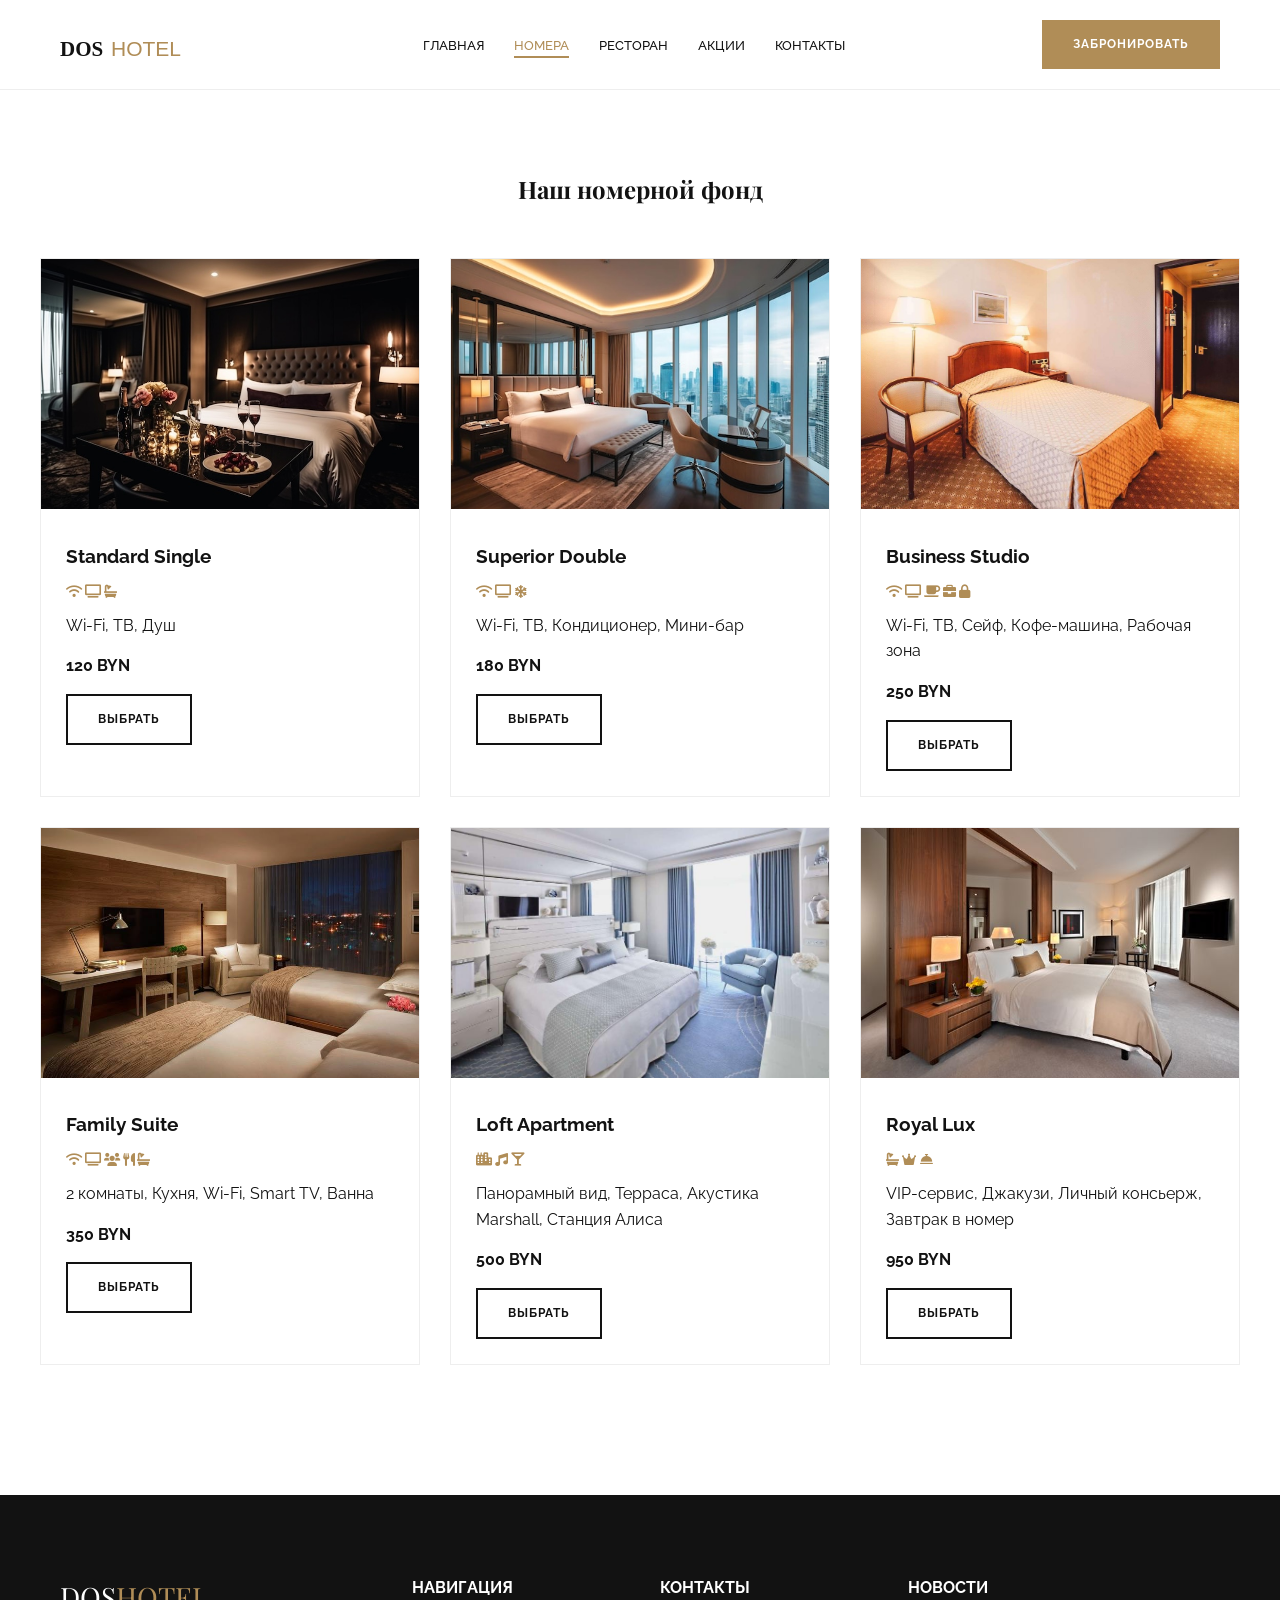
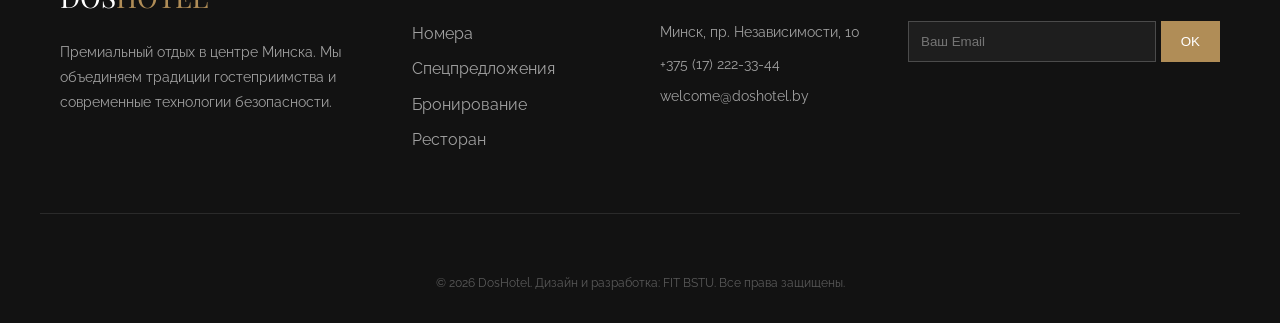
<file: rooms.html>
<!DOCTYPE html>
<html lang="ru">

<head>
    <meta charset="UTF-8">
    <meta name="viewport" content="width=device-width, initial-scale=1.0">
    <title>Номера и цены | DosHotel</title>
    <link rel="stylesheet" href="style.css">
    <link rel="stylesheet" href="https://cdnjs.cloudflare.com/ajax/libs/font-awesome/6.0.0/css/all.min.css">
</head>

<body>
    <header class="main-header">
        <div class="container nav-flex">
            <a href="index.html" class="logo">
                <img src="logo.svg" alt="DosHotel" style="height: 30px; width: auto; vertical-align: middle;">
            </a>
            <nav>
                <ul class="nav-menu">
                    <li><a href="index.html">Главная</a></li>
                    <li><a href="rooms.html" class="active">Номера</a></li>
                    <li><a href="restaurant.html">Ресторан</a></li>
                    <li><a href="offers.html">Акции</a></li>
                    <li><a href="contacts.html">Контакты</a></li>
                </ul>
            </nav>
            <a href="booking.html" class="btn btn-gold ">Забронировать</a>
            <button class="burger" type="button" aria-label="Открыть меню">
                <span></span>
                <span></span>
                <span></span>
            </button>
        </div>
    </header>

    <section class="container" style="padding: 80px 0;">
        <h1 style="font-family: 'Playfair Display'; text-align: center; margin-bottom: 50px;">Наш номерной фонд</h1>
        <div class="grid">
            <div class="card">
                <img src="img/3.png" alt="Standard">
                <div class="content">
                    <h3>Standard Single</h3>
                    <div class="amenities" style="color: #b08d57; font-size: 13px; margin: 10px 0;">
                        <i class="fas fa-wifi"></i> <i class="fas fa-tv"></i>
                    </div>
                    <p>Базовый уют для одного гостя.</p>
                    <span style="display:block; margin: 15px 0; font-weight: 700;">120 BYN</span>
                    <a href="booking.html" class="btn btn-outline">Выбрать</a>
                </div>
            </div>

            <div class="card">
                <img src="img/1.png" alt="Superior">
                <div class="content">
                    <h3>Superior Double</h3>
                    <div class="amenities" style="color: #b08d57; font-size: 13px; margin: 10px 0;">
                        <i class="fas fa-wifi"></i> <i class="fas fa-tv"></i> <i class="fas fa-snowflake"></i>
                    </div>
                    <p>Классический комфорт для двоих.</p>
                    <span style="display:block; margin: 15px 0; font-weight: 700;">180 BYN</span>
                    <a href="booking.html" class="btn btn-outline">Выбрать</a>
                </div>
            </div>

            <div class="card">
                <img src="img/2.png" alt="Business">
                <div class="content">
                    <h3>Business Studio</h3>
                    <div class="amenities" style="color: #b08d57; font-size: 13px; margin: 10px 0;">
                        <i class="fas fa-wifi"></i> <i class="fas fa-coffee"></i> <i class="fas fa-briefcase"></i>
                    </div>
                    <p>Всё для продуктивной работы.</p>
                    <span style="display:block; margin: 15px 0; font-weight: 700;">250 BYN</span>
                    <a href="booking.html" class="btn btn-outline">Выбрать</a>
                </div>
            </div>

            <div class="card">
                <img src="img/4.png" alt="Family">
                <div class="content">
                    <h3>Family Suite</h3>
                    <div class="amenities" style="color: #b08d57; font-size: 13px; margin: 10px 0;">
                        <i class="fas fa-users"></i> <i class="fas fa-utensils"></i> <i class="fas fa-couch"></i>
                    </div>
                    <p>Простор для всей семьи.</p>
                    <span style="display:block; margin: 15px 0; font-weight: 700;">350 BYN</span>
                    <a href="booking.html" class="btn btn-outline">Выбрать</a>
                </div>
            </div>

            <div class="card">
                <img src="img/5.png" alt="Loft">
                <div class="content">
                    <h3>Loft Apartment</h3>
                    <div class="amenities" style="color: #b08d57; font-size: 13px; margin: 10px 0;">
                        <i class="fas fa-city"></i> <i class="fas fa-music"></i> <i
                            class="fas fa-glass-martini-alt"></i>
                    </div>
                    <p>Стиль и панорамные виды.</p>
                    <span style="display:block; margin: 15px 0; font-weight: 700;">500 BYN</span>
                    <a href="booking.html" class="btn btn-outline">Выбрать</a>
                </div>
            </div>

            <div class="card">
                <img src="img/6.png" alt="Royal">
                <div class="content">
                    <h3>Royal Lux</h3>
                    <div class="amenities" style="color: #b08d57; font-size: 13px; margin: 10px 0;">
                        <i class="fas fa-crown"></i> <i class="fas fa-bath"></i> <i class="fas fa-concierge-bell"></i>
                    </div>
                    <p>Вершина роскоши и сервиса.</p>
                    <span style="display:block; margin: 15px 0; font-weight: 700;">950 BYN</span>
                    <a href="booking.html" class="btn btn-outline">Выбрать</a>
                </div>
            </div>
        </div>
    </section>
    <footer class="main-footer">
        <div class="container footer-grid">
            <div>
                <a href="#" class="logo" style="color: white;">DOS<span>HOTEL</span></a>
                <p style="margin-top: 20px; font-size: 14px; line-height: 1.8;">Премиальный отдых в центре Минска. Мы
                    объединяем традиции гостеприимства и современные технологии безопасности.</p>
            </div>
            <div>
                <h4>Навигация</h4>
                <ul>
                    <li><a href="rooms.html">Номера</a></li>
                    <li><a href="offers.html">Спецпредложения</a></li>
                    <li><a href="booking.html">Бронирование</a></li>
                    <li><a href="restaurant.html">Ресторан</a></li>
                </ul>
            </div>
            <div>
                <h4>Контакты</h4>
                <p style="font-size: 14px; margin-bottom: 10px;">Минск, пр. Независимости, 10</p>
                <p style="font-size: 14px; margin-bottom: 10px;">+375 (17) 222-33-44</p>
                <p style="font-size: 14px;">welcome@doshotel.by</p>
            </div>
            <div>
                <h4>Новости</h4>
                <form style="margin-top: 15px; display: flex; gap: 5px;">
                    <input type="email" placeholder="Ваш Email"
                        style="background: rgba(255,255,255,0.05); border: 1px solid rgba(255,255,255,0.2); padding: 12px; color: white; flex: 1;">
                    <button class="btn-gold" style="padding: 12px 20px; cursor: pointer; border: none;">OK</button>
                </form>
            </div>
        </div>
        <div class="container" style="text-align: center; margin-top: 60px; font-size: 12px; opacity: 0.5;">
            &copy; 2026 DosHotel. Дизайн и разработка: FIT BSTU. Все права защищены.
        </div>
    </footer>
    <script src="script.js"></script>
</body>

</html>
</file>
<file: style.css>
@import url("https://fonts.googleapis.com/css2?family=Playfair+Display:wght@700&family=Raleway:wght@300;400;600&display=swap");
* {
  margin: 0;
  padding: 0;
  box-sizing: border-box;
}

body {
  font-family: "Raleway", sans-serif;
  color: #121212;
  line-height: 1.6;
  background: #ffffff;
}

body.page-sticky-footer {
  min-height: 100vh;
  display: flex;
  flex-direction: column;
}

body.page-sticky-footer main,
body.page-sticky-footer .page-main-content {
  flex: 1 0 auto;
}

.container {
  max-width: 1200px;
  margin: 0 auto;
  padding: 0 20px;
}

.main-header {
  height: 90px;
  display: flex;
  align-items: center;
  position: sticky;
  top: 0;
  background: rgba(255, 255, 255, 0.95);
  backdrop-filter: blur(10px);
  z-index: 1000;
  border-bottom: 1px solid #eee;
}
.main-header .nav-flex {
  display: flex;
  justify-content: space-between;
  align-items: center;
  width: 100%;
}

.logo {
  font-family: "Playfair Display", serif;
  font-size: 28px;
  text-decoration: none;
  color: #121212;
}
.logo span {
  color: #b08d57;
}

.nav-menu {
  display: flex;
  list-style: none;
  gap: 30px;
}
.nav-menu a {
  text-decoration: none;
  color: #121212;
  font-weight: 600;
  font-size: 13px;
  text-transform: uppercase;
  transition: 0.3s;
}
.nav-menu a:hover {
  color: #b08d57;
}

.btn {
  padding: 14px 30px;
  text-transform: uppercase;
  font-size: 12px;
  font-weight: 700;
  letter-spacing: 1px;
  cursor: pointer;
  transition: 0.4s;
  border: none;
  text-decoration: none;
  display: inline-block;
}

.btn-gold {
  background: #b08d57;
  color: #ffffff;
  border: 1px solid #b08d57;
}
.btn-gold:hover {
  background: #121212;
  border-color: #121212;
  color: #ffffff;
}
.btn-gold.active {
  background: #121212;
  color: #ffffff;
  border: 1px solid #121212;
}

.btn-outline {
  border: 2px solid #121212;
  color: #121212;
}
.btn-outline:hover {
  background: #121212;
  color: #121212;
}

.social-link-btn:hover {
  background: #b08d57;
  border-color: #b08d57;
  color: #ffffff;
}

.toast {
  position: fixed;
  bottom: -100px;
  right: 30px;
  background: #121212;
  color: white;
  padding: 20px 40px;
  border-left: 5px solid #b08d57;
  transition: 0.5s cubic-bezier(0.175, 0.885, 0.32, 1.275);
  z-index: 2000;
}
.toast.active {
  bottom: 30px;
}

.grid {
  display: grid;
  grid-template-columns: repeat(auto-fit, minmax(300px, 1fr));
  gap: 30px;
  margin: 50px 0;
}

.card {
  border: 1px solid #eee;
  overflow: hidden;
}
.card:hover img {
  transform: scale(1.05);
}
.card img {
  width: 100%;
  height: 250px;
  -o-object-fit: cover;
     object-fit: cover;
  transition: 1s;
}
.card .content {
  padding: 25px;
}

html {
  scroll-behavior: smooth;
}

.features {
  padding: 80px 0;
  background: #ffffff;
  text-align: center;
}
.features .features-grid {
  display: grid;
  grid-template-columns: repeat(4, 1fr);
  gap: 30px;
  margin-top: 50px;
}
.features .feature-item i {
  font-size: 40px;
  color: #b08d57;
  margin-bottom: 20px;
}
.features .feature-item h4 {
  text-transform: uppercase;
  letter-spacing: 1px;
  margin-bottom: 10px;
}
.features .feature-item p {
  font-size: 14px;
  color: #777;
}

.about-block {
  display: flex;
  align-items: center;
  gap: 60px;
  padding: 100px 0;
}
.about-block .about-text {
  flex: 1;
}
.about-block .about-img {
  flex: 1;
  height: 500px;
  background: url("img/121.png") center/cover;
  box-shadow: 30px 30px 0 #b08d57;
}

.main-footer {
  background: #121212;
  color: rgba(255, 255, 255, 0.6);
  padding: 80px 0 30px;
}
.main-footer .footer-grid {
  display: grid;
  grid-template-columns: 1.5fr 1fr 1fr 1.5fr;
  gap: 40px;
  border-bottom: 1px solid rgba(255, 255, 255, 0.1);
  padding-bottom: 50px;
}
.main-footer h4 {
  color: #ffffff;
  margin-bottom: 20px;
  text-transform: uppercase;
}
.main-footer ul {
  list-style: none;
}
.main-footer ul li {
  margin-bottom: 10px;
}
.main-footer ul li a {
  color: inherit;
  text-decoration: none;
}
.main-footer ul li a:hover {
  color: #b08d57;
}

.booking-wrapper {
  display: grid;
  grid-template-columns: 2fr 1fr;
  gap: 40px;
  align-items: start;
  margin-bottom: 100px;
}

.form-container {
  background: white;
  padding: 40px;
  box-shadow: 0 15px 40px rgba(0, 0, 0, 0.05);
  border-radius: 4px;
}

.booking-summary {
  background: #fdfdfd;
  padding: 40px;
  border: 1px solid #eee;
  position: sticky;
  top: 120px;
}
.booking-summary .summary-item {
  display: flex;
  justify-content: space-between;
  margin-bottom: 15px;
  font-size: 14px;
}
.booking-summary .total-price-block {
  margin-top: 30px;
  padding-top: 20px;
  border-top: 2px solid #b08d57;
}
.booking-summary .total-price-block span {
  font-size: 14px;
  color: #888;
}
.booking-summary .total-price-block h2 {
  color: #121212;
  margin-top: 5px;
}

.form-group {
  margin-bottom: 25px;
}
.form-group label {
  display: block;
  font-size: 11px;
  text-transform: uppercase;
  letter-spacing: 1px;
  font-weight: 700;
  margin-bottom: 10px;
  color: #555;
}
.form-group label i {
  color: #b08d57;
  margin-right: 5px;
}
.form-group input, .form-group select, .form-group textarea {
  width: 100%;
  padding: 15px;
  border: 1px solid #ddd;
  font-family: inherit;
}
.form-group input:focus, .form-group select:focus, .form-group textarea:focus {
  outline: none;
  border-color: #b08d57;
}

.hero-slider {
  position: relative;
  height: 100vh;
  overflow: hidden;
  background: #121212;
}
.hero-slider .slide {
  position: absolute;
  top: 0;
  left: 0;
  width: 100%;
  height: 100%;
  background-size: cover;
  background-position: center;
  opacity: 0;
  animation: slideFade 20s infinite;
}
.hero-slider .slide::after {
  content: "";
  position: absolute;
  top: 0;
  left: 0;
  width: 100%;
  height: 100%;
  background: rgba(0, 0, 0, 0.4);
}
.hero-slider .slide:nth-child(1) {
  background-image: url("img/122.png");
  animation-delay: 0s;
}
.hero-slider .slide:nth-child(2) {
  background-image: url("img/123.png");
  animation-delay: 5s;
}
.hero-slider .slide:nth-child(3) {
  background-image: url("img/124.png");
  animation-delay: 10s;
}
.hero-slider .slide:nth-child(4) {
  background-image: url("img/125.png");
  animation-delay: 15s;
}
.hero-slider .hero-content {
  position: relative;
  z-index: 10;
  height: 100%;
  display: flex;
  align-items: center;
  justify-content: center;
  text-align: center;
  color: #ffffff;
}

@keyframes slideFade {
  0% {
    opacity: 0;
    transform: scale(1);
  }
  10% {
    opacity: 1;
  }
  25% {
    opacity: 1;
  }
  35% {
    opacity: 0;
    transform: scale(1.05);
  }
  100% {
    opacity: 0;
  }
}
.restaurant-hero {
  height: 60vh;
  background: linear-gradient(rgba(0, 0, 0, 0.6), rgba(0, 0, 0, 0.6)), url("img/126.png") center/cover;
  display: flex;
  align-items: center;
  justify-content: center;
  color: white;
}

.menu-section {
  padding: 80px 0;
}
.menu-section .menu-grid {
  display: grid;
  grid-template-columns: 1fr 1fr;
  gap: 40px;
  margin-top: 40px;
}
.menu-section .menu-item {
  display: flex;
  justify-content: space-between;
  border-bottom: 1px dashed #ddd;
  padding-bottom: 10px;
}
.menu-section .menu-item h5 {
  font-family: "Playfair Display", serif;
  font-size: 18px;
}
.menu-section .menu-item .price {
  color: #b08d57;
  font-weight: 700;
}

.menu-item {
  display: flex;
  justify-content: space-between;
  align-items: baseline;
  margin-bottom: 20px;
  position: relative;
}
.menu-item h5 {
  font-family: "Raleway", sans-serif;
  font-weight: 600;
  background: #fdfaf5;
  padding-right: 10px;
  z-index: 1;
}
.menu-item .price {
  font-weight: 700;
  color: #b08d57;
  background: #fdfaf5;
  padding-left: 10px;
  z-index: 1;
}
.menu-item::after {
  content: "";
  position: absolute;
  bottom: 5px;
  left: 0;
  width: 100%;
  border-bottom: 1px dotted #ccc;
  z-index: 0;
}

.nav-menu {
  display: flex;
  list-style: none;
  gap: 30px;
}
.nav-menu li {
  position: relative;
}
.nav-menu li a {
  text-decoration: none;
  color: dark;
  font-weight: 500;
  transition: all 0.3s ease;
  padding: 5px 0;
  position: relative;
}
.nav-menu li a.active {
  color: #b08d57 !important;
}
.nav-menu li a.active::after {
  width: 100%;
  left: 0;
}
.nav-menu li a::after {
  content: "";
  position: absolute;
  bottom: 0;
  left: 50%;
  width: 0;
  height: 2px;
  background-color: #b08d57;
  transition: all 0.3s ease;
  transform: translateX(0);
}
.nav-menu li a:hover {
  color: #b08d57;
}
.nav-menu li a:hover::after {
  width: 100%;
  left: 0;
}

.btn-gold.active {
  background: transparent;
  border: 1px solid #b08d57;
  color: #b08d57;
  box-shadow: 0 0 15px rgba(176, 141, 87, 0.3);
}

.burger {
  display: none;
  flex-direction: column;
  justify-content: space-between;
  width: 28px;
  height: 20px;
  background: none;
  border: none;
  cursor: pointer;
  padding: 0;
  z-index: 1100;
  position: relative;
}
.burger span {
  display: block;
  width: 100%;
  height: 2px;
  background-color: #121212;
  transition: transform 0.3s ease, opacity 0.3s ease;
  border-radius: 2px;
}
.burger.active span:nth-child(1) {
  transform: translateY(9px) rotate(45deg);
  background-color: #b08d57;
}
.burger.active span:nth-child(2) {
  opacity: 0;
}
.burger.active span:nth-child(3) {
  transform: translateY(-9px) rotate(-45deg);
  background-color: #b08d57;
}

.menu-overlay {
  display: none;
  position: fixed;
  top: 0;
  left: 0;
  width: 100%;
  height: 100%;
  background: rgba(0, 0, 0, 0.5);
  z-index: 900;
  backdrop-filter: blur(3px);
}
.menu-overlay.active {
  display: block;
}

.nav-menu .mobile-booking-btn {
  display: none;
}

@media (max-width: 768px) {
  .burger {
    display: flex;
  }
  html,
  body {
    overflow-x: hidden;
  }
  body.menu-open {
    overflow: hidden;
  }
  .nav-menu {
    position: fixed;
    top: 0;
    right: 0;
    width: 80%;
    max-width: 320px;
    height: 100vh;
    background: #ffffff;
    flex-direction: column;
    justify-content: center;
    align-items: center;
    gap: 35px;
    padding: 40px 20px;
    box-shadow: -5px 0 30px rgba(0, 0, 0, 0.15);
    transform: translateX(100%);
    transition: transform 0.4s cubic-bezier(0.1, 0.9, 0.2, 1);
    z-index: 1050;
    margin: 0;
    list-style: none;
  }
  .nav-menu.active {
    transform: translateX(0);
  }
  .nav-menu li {
    margin: 0;
  }
  .nav-menu a {
    font-size: 18px;
    font-weight: 500;
    padding: 10px 0;
    display: block;
  }
  .main-header .btn-gold {
    display: none;
  }
  .nav-menu .mobile-booking-btn {
    display: block;
    margin-top: 20px;
  }
  .nav-menu .mobile-booking-btn a {
    background: #b08d57;
    color: white;
    padding: 12px 30px;
    border-radius: 4px;
    text-align: center;
  }
  .nav-menu .mobile-booking-btn a:hover {
    background: #121212;
  }
}
@media (min-width: 769px) and (max-width: 1024px) {
  .nav-menu {
    gap: 20px;
  }
  .nav-menu a {
    font-size: 12px;
  }
  .hero-slider .hero-content h1 {
    font-size: 52px !important;
  }
}
@media (max-width: 768px) {
  .hero-slider {
    height: 70vh;
  }
  .hero-slider .hero-content .container {
    padding: 20px !important;
  }
  .hero-slider .hero-content .container h1 {
    font-size: 32px !important;
  }
  .hero-slider .hero-content .container p {
    font-size: 12px;
    letter-spacing: 3px;
  }
  .hero-slider .hero-content .container .btn {
    padding: 10px 20px;
    font-size: 11px;
  }
}
@media (max-width: 768px) {
  .features {
    padding: 50px 0;
  }
  .features .features-grid {
    grid-template-columns: repeat(2, 1fr);
    gap: 25px;
  }
  .features .features-grid .feature-item i {
    font-size: 32px;
  }
  .features .features-grid .feature-item h4 {
    font-size: 14px;
  }
  .features .features-grid .feature-item p {
    font-size: 12px;
  }
}
@media (max-width: 480px) {
  .features .features-grid {
    grid-template-columns: 1fr;
  }
}
@media (max-width: 768px) {
  .hotel-story .story-grid {
    grid-template-columns: 1fr !important;
    gap: 40px !important;
  }
  .hotel-story .story-grid .about-img {
    height: 350px !important;
    box-shadow: -15px 15px 0 #b08d57 !important;
  }
  .hotel-story .story-grid .story-text h2 {
    font-size: 28px !important;
  }
  .hotel-story .story-grid .stats-grid {
    gap: 15px;
  }
  .hotel-story .story-grid .stats-grid h3 {
    font-size: 24px !important;
  }
}
@media (max-width: 768px) {
  .home-restaurant {
    padding: 60px 0 !important;
  }
  .home-restaurant h2 {
    font-size: 32px !important;
  }
  .home-restaurant p {
    font-size: 14px !important;
  }
  .home-restaurant .btn {
    padding: 10px 20px;
    font-size: 11px;
  }
}
@media (max-width: 768px) {
  .restaurant-hero {
    height: 50vh;
  }
  .restaurant-hero span {
    letter-spacing: 2px !important;
    font-size: 12px !important;
  }
  .restaurant-hero h1 {
    font-size: 36px !important;
  }
  .restaurant-hero .container {
    padding-left: 24px;
    padding-right: 24px;
  }
  .restaurant-hero p {
    padding-left: 6px;
    padding-right: 6px;
  }
  .container > div[style*="grid-template-columns: 1fr 1fr"] {
    grid-template-columns: 1fr !important;
    gap: 30px !important;
  }
  .menu-section .menu-grid {
    grid-template-columns: 1fr !important;
  }
  section.container div[style*="margin-top: 30px; display: flex; gap: 40px;"] {
    flex-direction: column !important;
    gap: 12px !important;
  }
  section.container div[style*="height: 400px; background: url('img/7.png')"] {
    height: 280px !important;
    box-shadow: 10px 10px 0 #b08d57 !important;
  }
  section.container div[style*="display: grid; grid-template-columns: 1fr 1fr; gap: 60px; align-items: center;"] {
    gap: 22px !important;
  }
  section.container div[style*="display: grid; grid-template-columns: 1fr 1fr; gap: 60px; align-items: center;"] > div:first-child {
    padding: 0 4px;
  }
  section.container div[style*="display: grid; grid-template-columns: 1fr 1fr; gap: 60px; align-items: center;"] > div:first-child h2 {
    font-size: 28px !important;
    line-height: 1.25;
    margin-bottom: 14px !important;
  }
  section.container div[style*="display: grid; grid-template-columns: 1fr 1fr; gap: 60px; align-items: center;"] > div:first-child p {
    font-size: 15px;
    line-height: 1.55;
  }
  .menu-item {
    align-items: flex-start;
    gap: 12px;
    margin-bottom: 16px;
  }
  .menu-item h5 {
    max-width: 72%;
    font-size: 15px;
    line-height: 1.4;
    background: transparent;
    padding-right: 0;
  }
  .menu-item .price {
    font-size: 15px;
    white-space: nowrap;
    background: transparent;
    padding-left: 0;
  }
  .menu-item::after {
    display: none;
  }
}
@media (max-width: 768px) {
  .grid {
    grid-template-columns: 1fr !important;
    gap: 25px;
  }
  .card .content {
    padding: 20px;
  }
  .card .content h3 {
    font-size: 20px;
  }
}
@media (max-width: 768px) {
  section.container > div[style*="grid-template-columns: repeat(auto-fit, minmax(450px, 1fr))"] {
    grid-template-columns: 1fr !important;
  }
  section.container > div[style*="grid-template-columns: repeat(auto-fit, minmax(450px, 1fr))"] > div {
    height: 350px !important;
  }
  section.container > div[style*="grid-template-columns: repeat(auto-fit, minmax(450px, 1fr))"] > div div {
    bottom: 20px !important;
    left: 20px !important;
    right: 20px !important;
  }
  section.container > div[style*="grid-template-columns: repeat(auto-fit, minmax(450px, 1fr))"] > div div h2 {
    font-size: 20px !important;
    margin: 10px 0 !important;
  }
  section.container > div[style*="grid-template-columns: repeat(auto-fit, minmax(450px, 1fr))"] > div div p {
    font-size: 12px !important;
    margin-bottom: 15px !important;
  }
  section.container > div[style*="grid-template-columns: repeat(auto-fit, minmax(450px, 1fr))"] > div div .btn {
    padding: 8px 16px;
    font-size: 11px;
  }
}
@media (max-width: 768px) {
  .contacts-grid {
    grid-template-columns: 1fr !important;
    gap: 30px !important;
  }
  iframe {
    height: 300px !important;
  }
}
@media (max-width: 768px) {
  .booking-header {
    margin-bottom: 30px !important;
    padding-top: 30px !important;
  }
  .booking-header h1 {
    font-size: 32px !important;
  }
  .booking-wrapper {
    grid-template-columns: 1fr !important;
    gap: 25px;
    margin-bottom: 50px;
  }
  .booking-summary {
    position: static;
    order: -1;
    padding: 25px 20px;
    margin-bottom: 0;
  }
  .booking-summary h3 {
    margin-bottom: 15px;
  }
  .booking-summary .summary-item {
    font-size: 14px;
    margin-bottom: 12px;
  }
  .booking-summary .total-price-block {
    margin-top: 20px;
  }
  .booking-summary .total-price-block h2 {
    font-size: 28px;
  }
  .form-container {
    padding: 25px 18px;
  }
  .form-container h2 {
    font-size: 24px;
    margin-bottom: 20px;
  }
  .form-group {
    margin-bottom: 18px;
  }
  .form-group label {
    font-size: 11px;
    margin-bottom: 8px;
  }
  .form-group input, .form-group select, .form-group textarea {
    padding: 12px;
    font-size: 16px;
  }
  div[style*="grid-template-columns: 1fr 1fr"] {
    grid-template-columns: 1fr !important;
    gap: 15px !important;
  }
  .btn-gold, .btn-outline {
    width: 100%;
    text-align: center;
    padding: 14px 20px;
  }
  .form-group div[style*="display: flex; gap: 10px;"] input {
    flex: 1 1 auto !important;
    min-width: 0;
  }
  .form-group div[style*="display: flex; gap: 10px;"] .btn-outline {
    width: auto;
    flex: 0 0 auto;
    padding: 12px 14px !important;
    white-space: nowrap;
  }
  .toast {
    width: calc(100% - 40px);
    left: 20px;
    right: auto;
    text-align: center;
    padding: 15px 20px;
    font-size: 13px;
  }
}
@media (max-width: 768px) {
  .main-footer {
    padding: 50px 0 30px;
  }
  .main-footer .footer-grid {
    grid-template-columns: 1fr !important;
    text-align: center;
    gap: 35px;
    padding-bottom: 40px;
  }
  .main-footer h4 {
    margin-bottom: 15px;
  }
  .main-footer form {
    max-width: 280px;
    margin: 0 auto;
  }
}
@media (max-width: 480px) {
  .container {
    padding: 0 15px;
  }
  .logo img {
    height: 24px !important;
  }
  .main-header {
    height: 65px;
  }
  .btn {
    font-size: 11px;
    padding: 10px 20px;
  }
}
</file>
